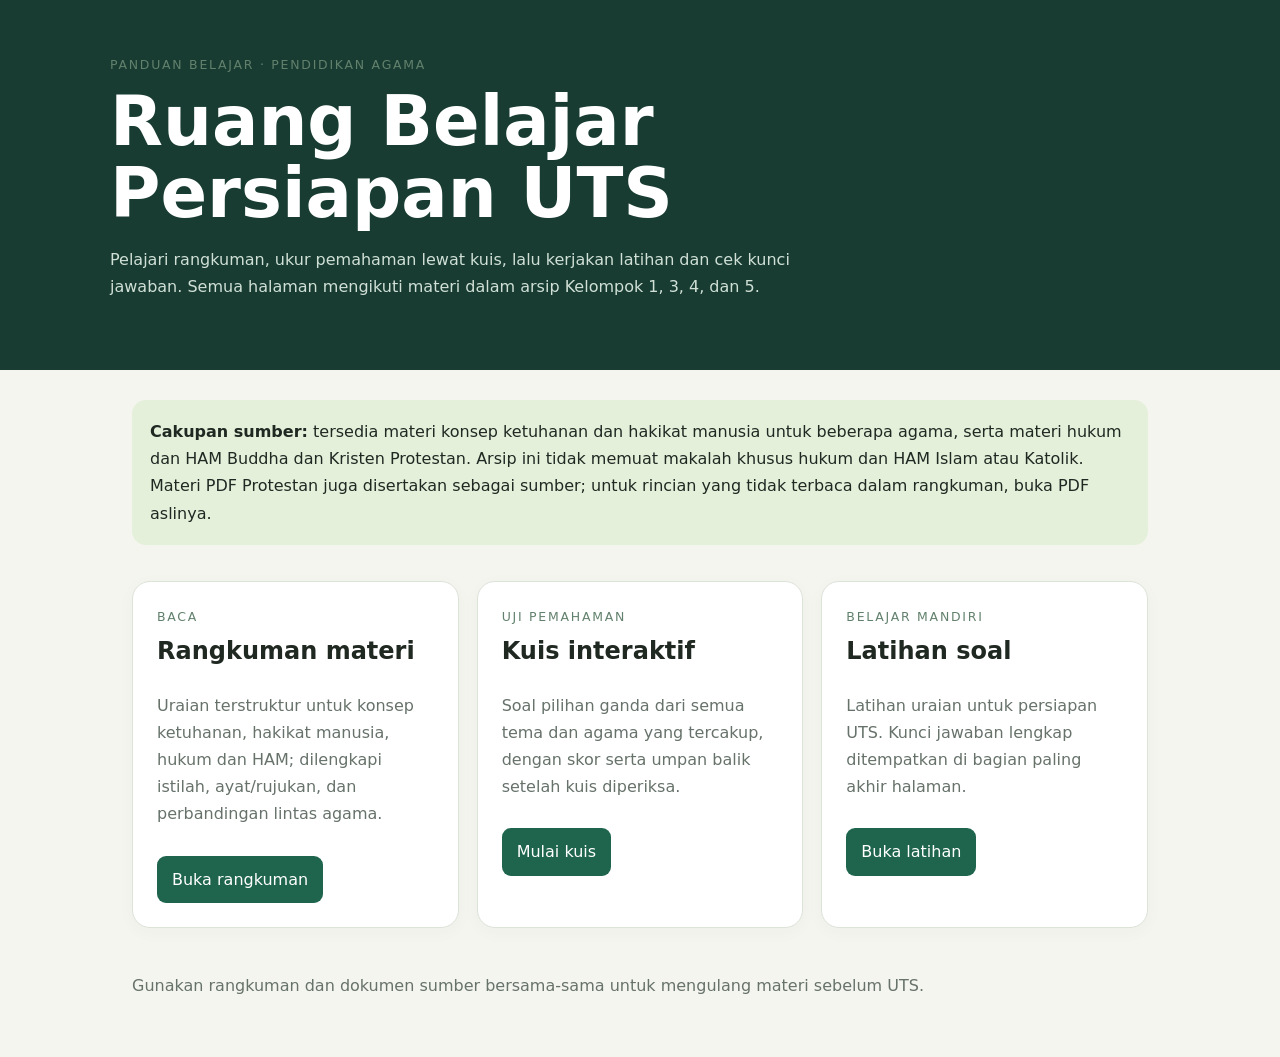
<file: index.html>
﻿<!doctype html>
<html lang="id">

<head>
    <meta charset="utf-8">
    <meta name="viewport" content="width=device-width,initial-scale=1">
    <title>Ruang Belajar UTS</title>
    <link rel="stylesheet" href="styles.css">
</head>

<body class="page-home">
    <header>
        <div class="tag">Panduan belajar · Pendidikan Agama</div>
        <h1>Ruang Belajar<br>Persiapan UTS</h1>
        <p>Pelajari rangkuman, ukur pemahaman lewat kuis, lalu kerjakan latihan dan cek kunci jawaban. Semua halaman
            mengikuti materi dalam arsip Kelompok 1, 3, 4, dan 5.</p>
    </header>
    <main>
        <div class="note"><b>Cakupan sumber:</b> tersedia materi konsep ketuhanan dan hakikat manusia untuk beberapa
            agama, serta materi hukum dan HAM Buddha dan Kristen Protestan. Arsip ini tidak memuat makalah khusus hukum
            dan HAM Islam atau Katolik. Materi PDF Protestan juga disertakan sebagai sumber; untuk rincian yang tidak
            terbaca dalam rangkuman, buka PDF aslinya.</div>
        <div class="grid">
            <article class="card">
                <div class="tag">Baca</div>
                <h2>Rangkuman materi</h2>
                <p class="muted">Uraian terstruktur untuk konsep ketuhanan, hakikat manusia, hukum dan HAM; dilengkapi
                    istilah, ayat/rujukan, dan perbandingan lintas agama.</p><a href="full-material.html">Buka
                    rangkuman</a>
            </article>
            <article class="card">
                <div class="tag">Uji pemahaman</div>
                <h2>Kuis interaktif</h2>
                <p class="muted">Soal pilihan ganda dari semua tema dan agama yang tercakup, dengan skor serta umpan
                    balik setelah kuis diperiksa.</p><a href="kuis.html">Mulai kuis</a>
            </article>
            <article class="card">
                <div class="tag">Belajar mandiri</div>
                <h2>Latihan soal</h2>
                <p class="muted">Latihan uraian untuk persiapan UTS. Kunci jawaban lengkap ditempatkan di bagian paling
                    akhir halaman.</p><a href="latihan.html">Buka latihan</a>
            </article>
        </div>
        <footer>Gunakan rangkuman dan dokumen sumber bersama-sama untuk mengulang materi sebelum UTS.</footer>
    </main>
</body>

</html>
</file>
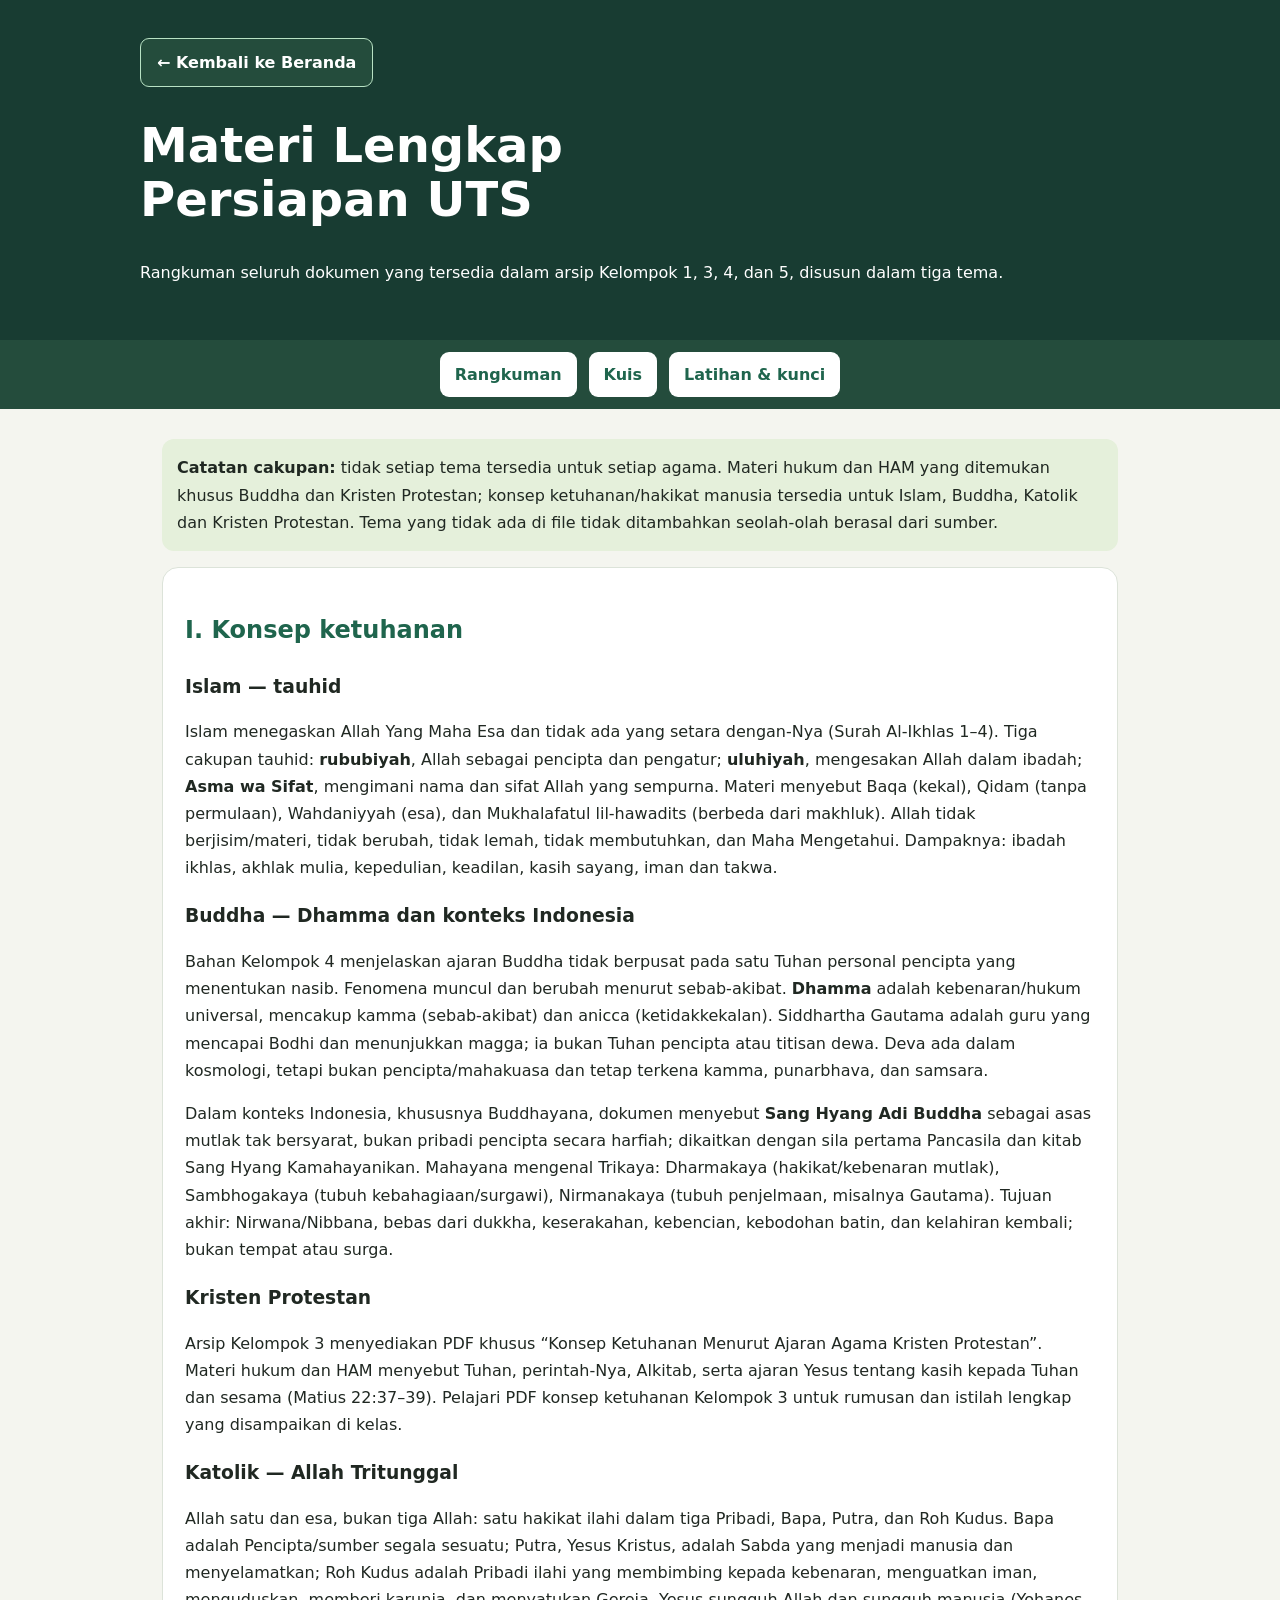
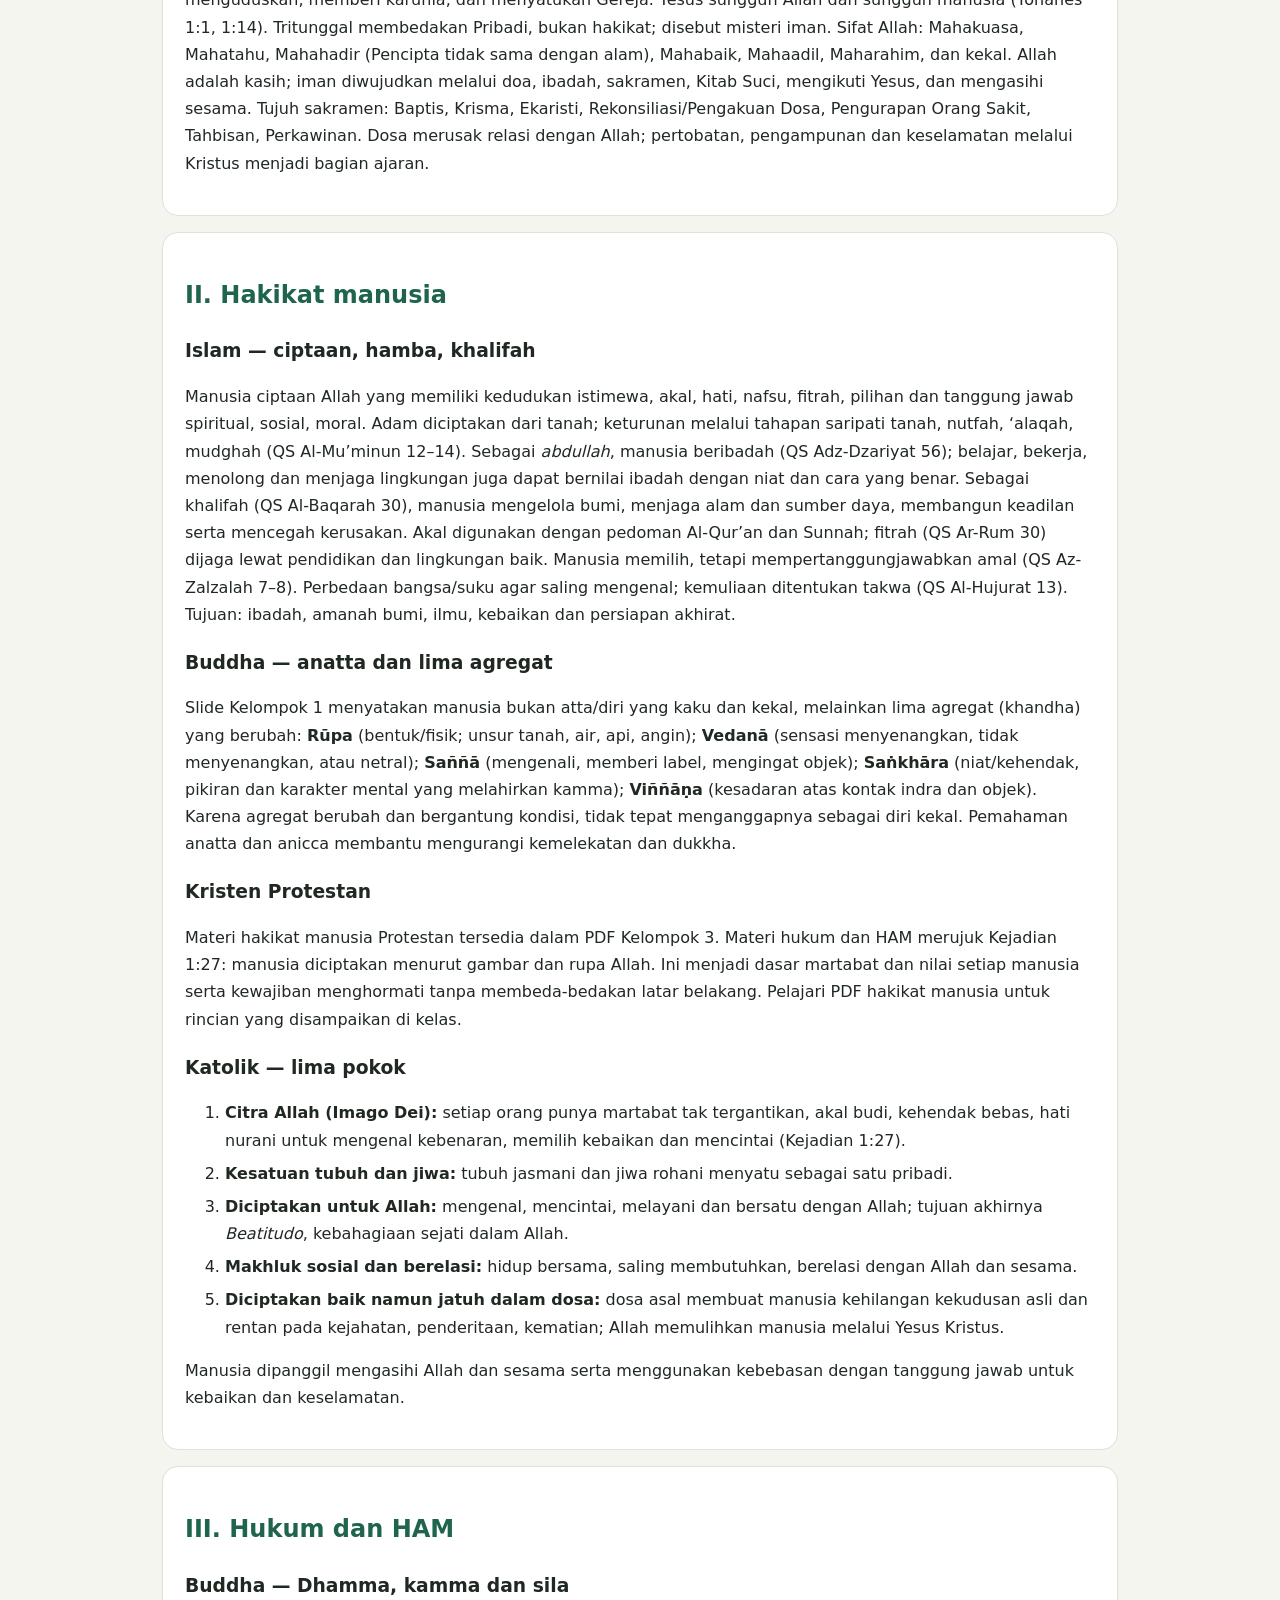
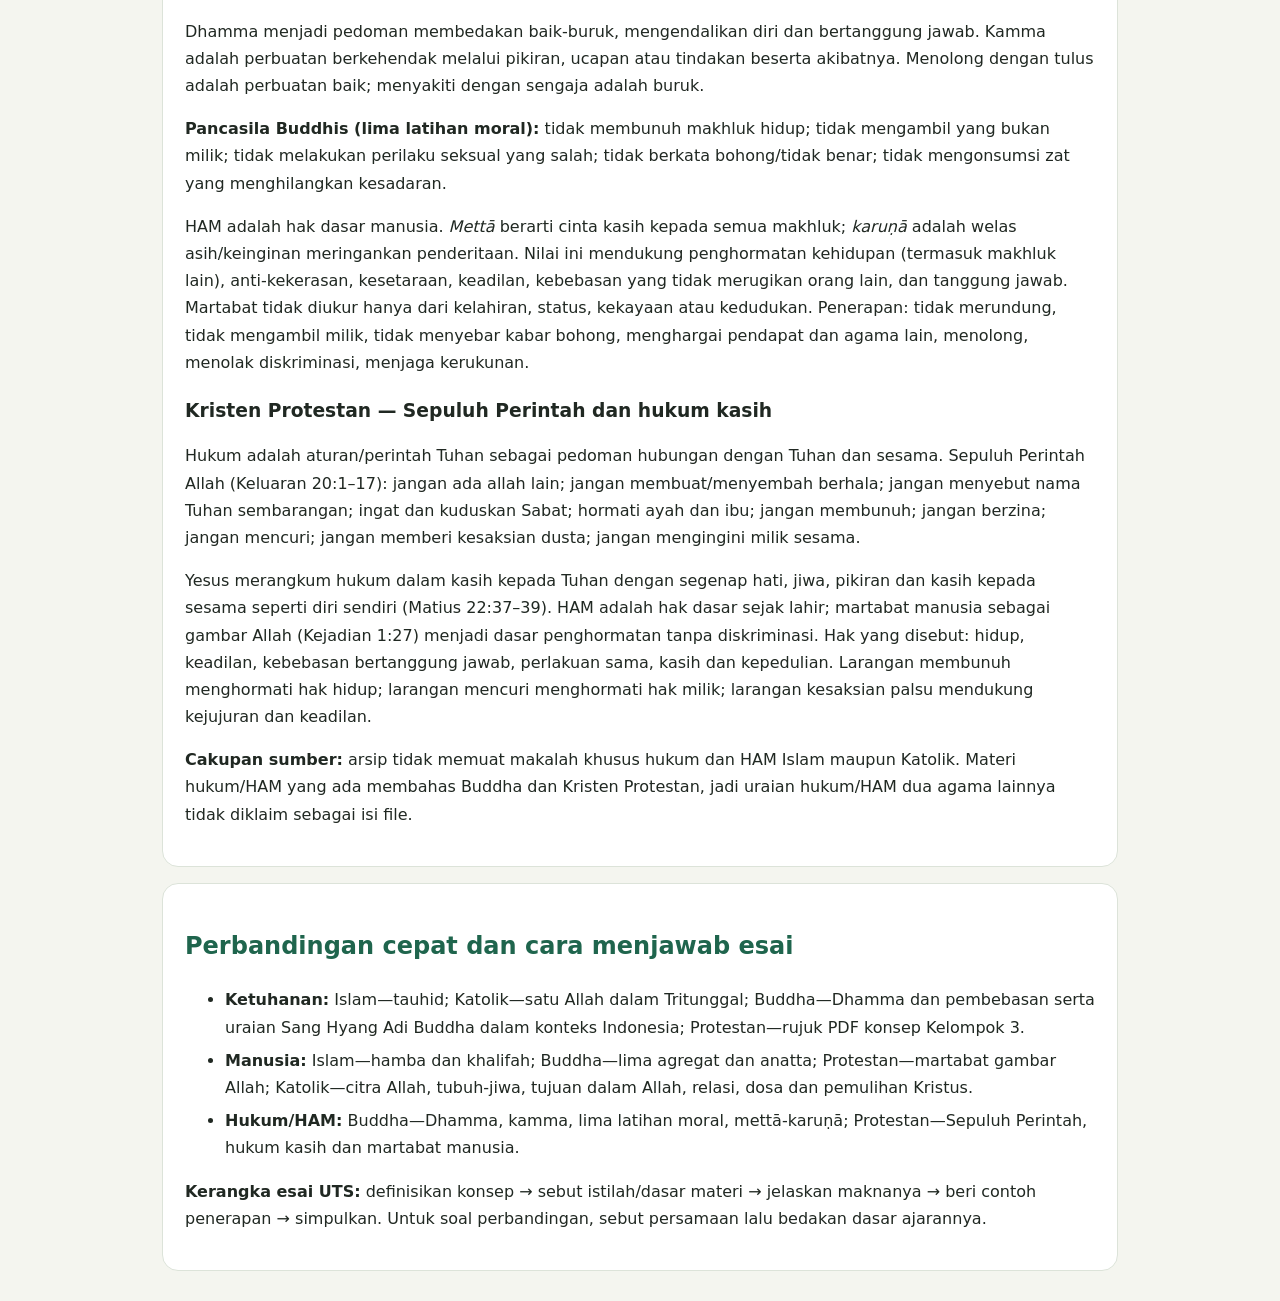
<file: full-material.html>
﻿<!doctype html>
<html lang="id">

<head>
    <meta charset="utf-8">
    <meta name="viewport" content="width=device-width,initial-scale=1">
    <title>Materi Lengkap UTS</title>
    <link rel="stylesheet" href="styles.css">
</head>

<body class="page-summary">
    <header><a class="home-button" href="index.html">← Kembali ke Beranda</a>
        <h1>Materi Lengkap<br>Persiapan UTS</h1>
        <p>Rangkuman seluruh dokumen yang tersedia dalam arsip Kelompok 1, 3, 4, dan 5, disusun dalam tiga tema.</p>
    </header>
    <nav aria-label="Navigasi materi"><a href="full-material.html">Rangkuman</a><a href="kuis.html">Kuis</a><a href="latihan.html">Latihan &amp; kunci</a></nav>
    <main>
        <div class="note"><b>Catatan cakupan:</b> tidak setiap tema tersedia untuk setiap agama. Materi hukum dan HAM
            yang ditemukan khusus Buddha dan Kristen Protestan; konsep ketuhanan/hakikat manusia tersedia untuk Islam,
            Buddha, Katolik dan Kristen Protestan. Tema yang tidak ada di file tidak ditambahkan seolah-olah berasal
            dari sumber.</div>
        <section class="card">
            <h2>I. Konsep ketuhanan</h2>
            <h3>Islam — tauhid</h3>
            <p>Islam menegaskan Allah Yang Maha Esa dan tidak ada yang setara dengan-Nya (Surah Al-Ikhlas 1–4). Tiga
                cakupan tauhid: <b>rububiyah</b>, Allah sebagai pencipta dan pengatur; <b>uluhiyah</b>, mengesakan Allah
                dalam ibadah; <b>Asma wa Sifat</b>, mengimani nama dan sifat Allah yang sempurna. Materi menyebut Baqa
                (kekal), Qidam (tanpa permulaan), Wahdaniyyah (esa), dan Mukhalafatul lil-hawadits (berbeda dari
                makhluk). Allah tidak berjisim/materi, tidak berubah, tidak lemah, tidak membutuhkan, dan Maha
                Mengetahui. Dampaknya: ibadah ikhlas, akhlak mulia, kepedulian, keadilan, kasih sayang, iman dan takwa.
            </p>
            <h3>Buddha — Dhamma dan konteks Indonesia</h3>
            <p>Bahan Kelompok 4 menjelaskan ajaran Buddha tidak berpusat pada satu Tuhan personal pencipta yang
                menentukan nasib. Fenomena muncul dan berubah menurut sebab-akibat. <b>Dhamma</b> adalah kebenaran/hukum
                universal, mencakup kamma (sebab-akibat) dan anicca (ketidakkekalan). Siddhartha Gautama adalah guru
                yang mencapai Bodhi dan menunjukkan magga; ia bukan Tuhan pencipta atau titisan dewa. Deva ada dalam
                kosmologi, tetapi bukan pencipta/mahakuasa dan tetap terkena kamma, punarbhava, dan samsara.</p>
            <p>Dalam konteks Indonesia, khususnya Buddhayana, dokumen menyebut <b>Sang Hyang Adi Buddha</b> sebagai asas
                mutlak tak bersyarat, bukan pribadi pencipta secara harfiah; dikaitkan dengan sila pertama Pancasila dan
                kitab Sang Hyang Kamahayanikan. Mahayana mengenal Trikaya: Dharmakaya (hakikat/kebenaran mutlak),
                Sambhogakaya (tubuh kebahagiaan/surgawi), Nirmanakaya (tubuh penjelmaan, misalnya Gautama). Tujuan
                akhir: Nirwana/Nibbana, bebas dari dukkha, keserakahan, kebencian, kebodohan batin, dan kelahiran
                kembali; bukan tempat atau surga.</p>
            <h3>Kristen Protestan</h3>
            <p>Arsip Kelompok 3 menyediakan PDF khusus “Konsep Ketuhanan Menurut Ajaran Agama Kristen Protestan”. Materi
                hukum dan HAM menyebut Tuhan, perintah-Nya, Alkitab, serta ajaran Yesus tentang kasih kepada Tuhan dan
                sesama (Matius 22:37–39). Pelajari PDF konsep ketuhanan Kelompok 3 untuk rumusan dan istilah lengkap
                yang disampaikan di kelas.</p>
            <h3>Katolik — Allah Tritunggal</h3>
            <p>Allah satu dan esa, bukan tiga Allah: satu hakikat ilahi dalam tiga Pribadi, Bapa, Putra, dan Roh Kudus.
                Bapa adalah Pencipta/sumber segala sesuatu; Putra, Yesus Kristus, adalah Sabda yang menjadi manusia dan
                menyelamatkan; Roh Kudus adalah Pribadi ilahi yang membimbing kepada kebenaran, menguatkan iman,
                menguduskan, memberi karunia, dan menyatukan Gereja. Yesus sungguh Allah dan sungguh manusia (Yohanes
                1:1, 1:14). Tritunggal membedakan Pribadi, bukan hakikat; disebut misteri iman. Sifat Allah: Mahakuasa,
                Mahatahu, Mahahadir (Pencipta tidak sama dengan alam), Mahabaik, Mahaadil, Maharahim, dan kekal. Allah
                adalah kasih; iman diwujudkan melalui doa, ibadah, sakramen, Kitab Suci, mengikuti Yesus, dan mengasihi
                sesama. Tujuh sakramen: Baptis, Krisma, Ekaristi, Rekonsiliasi/Pengakuan Dosa, Pengurapan Orang Sakit,
                Tahbisan, Perkawinan. Dosa merusak relasi dengan Allah; pertobatan, pengampunan dan keselamatan melalui
                Kristus menjadi bagian ajaran.</p>
        </section>
        <section class="card">
            <h2>II. Hakikat manusia</h2>
            <h3>Islam — ciptaan, hamba, khalifah</h3>
            <p>Manusia ciptaan Allah yang memiliki kedudukan istimewa, akal, hati, nafsu, fitrah, pilihan dan tanggung
                jawab spiritual, sosial, moral. Adam diciptakan dari tanah; keturunan melalui tahapan saripati tanah,
                nutfah, ‘alaqah, mudghah (QS Al-Mu’minun 12–14). Sebagai <i>abdullah</i>, manusia beribadah (QS
                Adz-Dzariyat 56); belajar, bekerja, menolong dan menjaga lingkungan juga dapat bernilai ibadah dengan
                niat dan cara yang benar. Sebagai khalifah (QS Al-Baqarah 30), manusia mengelola bumi, menjaga alam dan
                sumber daya, membangun keadilan serta mencegah kerusakan. Akal digunakan dengan pedoman Al-Qur’an dan
                Sunnah; fitrah (QS Ar-Rum 30) dijaga lewat pendidikan dan lingkungan baik. Manusia memilih, tetapi
                mempertanggungjawabkan amal (QS Az-Zalzalah 7–8). Perbedaan bangsa/suku agar saling mengenal; kemuliaan
                ditentukan takwa (QS Al-Hujurat 13). Tujuan: ibadah, amanah bumi, ilmu, kebaikan dan persiapan akhirat.
            </p>
            <h3>Buddha — anatta dan lima agregat</h3>
            <p>Slide Kelompok 1 menyatakan manusia bukan atta/diri yang kaku dan kekal, melainkan lima agregat (khandha)
                yang berubah: <b>Rūpa</b> (bentuk/fisik; unsur tanah, air, api, angin); <b>Vedanā</b> (sensasi
                menyenangkan, tidak menyenangkan, atau netral); <b>Saññā</b> (mengenali, memberi label, mengingat
                objek); <b>Saṅkhāra</b> (niat/kehendak, pikiran dan karakter mental yang melahirkan kamma);
                <b>Viññāṇa</b> (kesadaran atas kontak indra dan objek). Karena agregat berubah dan bergantung kondisi,
                tidak tepat menganggapnya sebagai diri kekal. Pemahaman anatta dan anicca membantu mengurangi
                kemelekatan dan dukkha.</p>
            <h3>Kristen Protestan</h3>
            <p>Materi hakikat manusia Protestan tersedia dalam PDF Kelompok 3. Materi hukum dan HAM merujuk Kejadian
                1:27: manusia diciptakan menurut gambar dan rupa Allah. Ini menjadi dasar martabat dan nilai setiap
                manusia serta kewajiban menghormati tanpa membeda-bedakan latar belakang. Pelajari PDF hakikat manusia
                untuk rincian yang disampaikan di kelas.</p>
            <h3>Katolik — lima pokok</h3>
            <ol>
                <li><b>Citra Allah (Imago Dei):</b> setiap orang punya martabat tak tergantikan, akal budi, kehendak
                    bebas, hati nurani untuk mengenal kebenaran, memilih kebaikan dan mencintai (Kejadian 1:27).</li>
                <li><b>Kesatuan tubuh dan jiwa:</b> tubuh jasmani dan jiwa rohani menyatu sebagai satu pribadi.</li>
                <li><b>Diciptakan untuk Allah:</b> mengenal, mencintai, melayani dan bersatu dengan Allah; tujuan
                    akhirnya <i>Beatitudo</i>, kebahagiaan sejati dalam Allah.</li>
                <li><b>Makhluk sosial dan berelasi:</b> hidup bersama, saling membutuhkan, berelasi dengan Allah dan
                    sesama.</li>
                <li><b>Diciptakan baik namun jatuh dalam dosa:</b> dosa asal membuat manusia kehilangan kekudusan asli
                    dan rentan pada kejahatan, penderitaan, kematian; Allah memulihkan manusia melalui Yesus Kristus.
                </li>
            </ol>
            <p>Manusia dipanggil mengasihi Allah dan sesama serta menggunakan kebebasan dengan tanggung jawab untuk
                kebaikan dan keselamatan.</p>
        </section>
        <section class="card">
            <h2>III. Hukum dan HAM</h2>
            <h3>Buddha — Dhamma, kamma dan sila</h3>
            <p>Dhamma menjadi pedoman membedakan baik-buruk, mengendalikan diri dan bertanggung jawab. Kamma adalah
                perbuatan berkehendak melalui pikiran, ucapan atau tindakan beserta akibatnya. Menolong dengan tulus
                adalah perbuatan baik; menyakiti dengan sengaja adalah buruk.</p>
            <p><b>Pancasila Buddhis (lima latihan moral):</b> tidak membunuh makhluk hidup; tidak mengambil yang bukan
                milik; tidak melakukan perilaku seksual yang salah; tidak berkata bohong/tidak benar; tidak mengonsumsi
                zat yang menghilangkan kesadaran.</p>
            <p>HAM adalah hak dasar manusia. <i>Mettā</i> berarti cinta kasih kepada semua makhluk; <i>karuṇā</i> adalah
                welas asih/keinginan meringankan penderitaan. Nilai ini mendukung penghormatan kehidupan (termasuk
                makhluk lain), anti-kekerasan, kesetaraan, keadilan, kebebasan yang tidak merugikan orang lain, dan
                tanggung jawab. Martabat tidak diukur hanya dari kelahiran, status, kekayaan atau kedudukan. Penerapan:
                tidak merundung, tidak mengambil milik, tidak menyebar kabar bohong, menghargai pendapat dan agama lain,
                menolong, menolak diskriminasi, menjaga kerukunan.</p>
            <h3>Kristen Protestan — Sepuluh Perintah dan hukum kasih</h3>
            <p>Hukum adalah aturan/perintah Tuhan sebagai pedoman hubungan dengan Tuhan dan sesama. Sepuluh Perintah
                Allah (Keluaran 20:1–17): jangan ada allah lain; jangan membuat/menyembah berhala; jangan menyebut nama
                Tuhan sembarangan; ingat dan kuduskan Sabat; hormati ayah dan ibu; jangan membunuh; jangan berzina;
                jangan mencuri; jangan memberi kesaksian dusta; jangan mengingini milik sesama.</p>
            <p>Yesus merangkum hukum dalam kasih kepada Tuhan dengan segenap hati, jiwa, pikiran dan kasih kepada sesama
                seperti diri sendiri (Matius 22:37–39). HAM adalah hak dasar sejak lahir; martabat manusia sebagai
                gambar Allah (Kejadian 1:27) menjadi dasar penghormatan tanpa diskriminasi. Hak yang disebut: hidup,
                keadilan, kebebasan bertanggung jawab, perlakuan sama, kasih dan kepedulian. Larangan membunuh
                menghormati hak hidup; larangan mencuri menghormati hak milik; larangan kesaksian palsu mendukung
                kejujuran dan keadilan.</p>
            <p><b>Cakupan sumber:</b> arsip tidak memuat makalah khusus hukum dan HAM Islam maupun Katolik. Materi
                hukum/HAM yang ada membahas Buddha dan Kristen Protestan, jadi uraian hukum/HAM dua agama lainnya tidak
                diklaim sebagai isi file.</p>
        </section>
        <section class="card">
            <h2>Perbandingan cepat dan cara menjawab esai</h2>
            <ul>
                <li><b>Ketuhanan:</b> Islam—tauhid; Katolik—satu Allah dalam Tritunggal; Buddha—Dhamma dan pembebasan
                    serta uraian Sang Hyang Adi Buddha dalam konteks Indonesia; Protestan—rujuk PDF konsep Kelompok 3.
                </li>
                <li><b>Manusia:</b> Islam—hamba dan khalifah; Buddha—lima agregat dan anatta; Protestan—martabat gambar
                    Allah; Katolik—citra Allah, tubuh-jiwa, tujuan dalam Allah, relasi, dosa dan pemulihan Kristus.</li>
                <li><b>Hukum/HAM:</b> Buddha—Dhamma, kamma, lima latihan moral, mettā-karuṇā; Protestan—Sepuluh
                    Perintah, hukum kasih dan martabat manusia.</li>
            </ul>
            <p><b>Kerangka esai UTS:</b> definisikan konsep → sebut istilah/dasar materi → jelaskan maknanya → beri
                contoh penerapan → simpulkan. Untuk soal perbandingan, sebut persamaan lalu bedakan dasar ajarannya.</p>
        </section>
    </main>
</body>

</html>
</file>
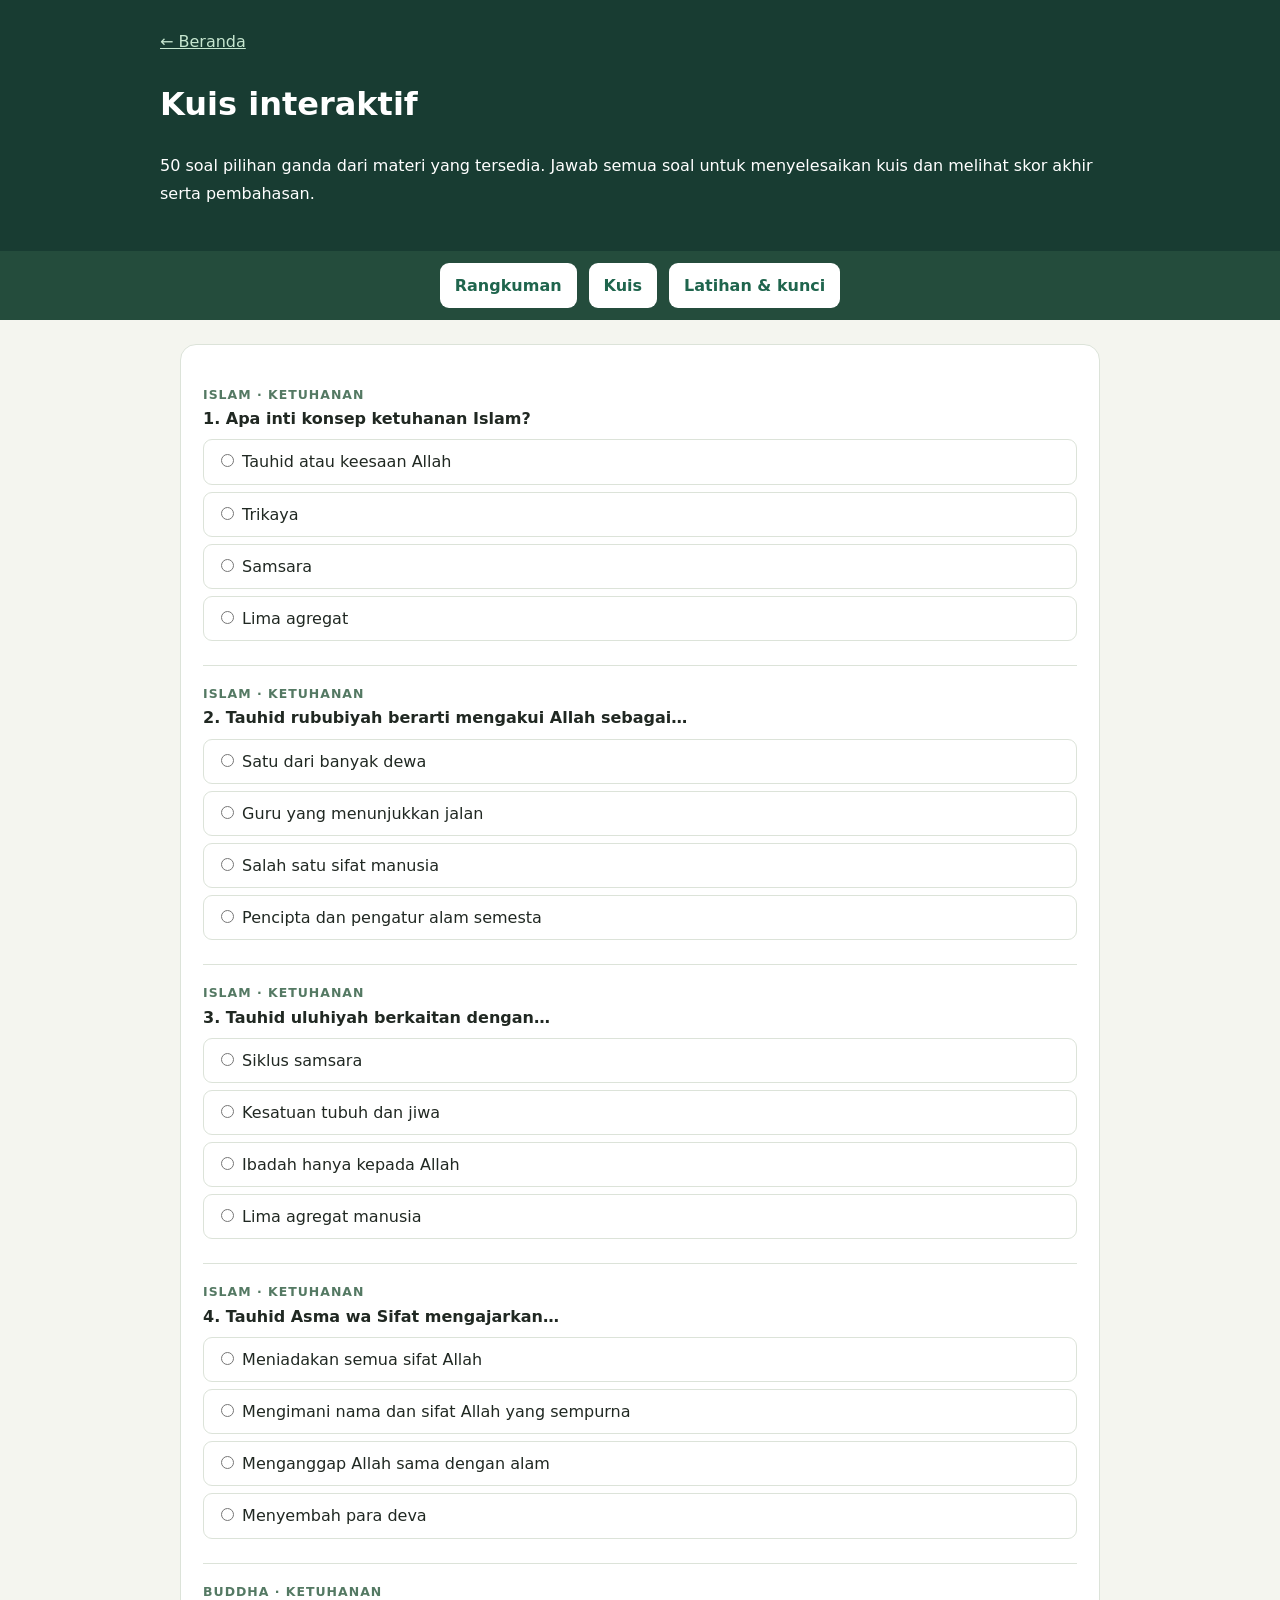
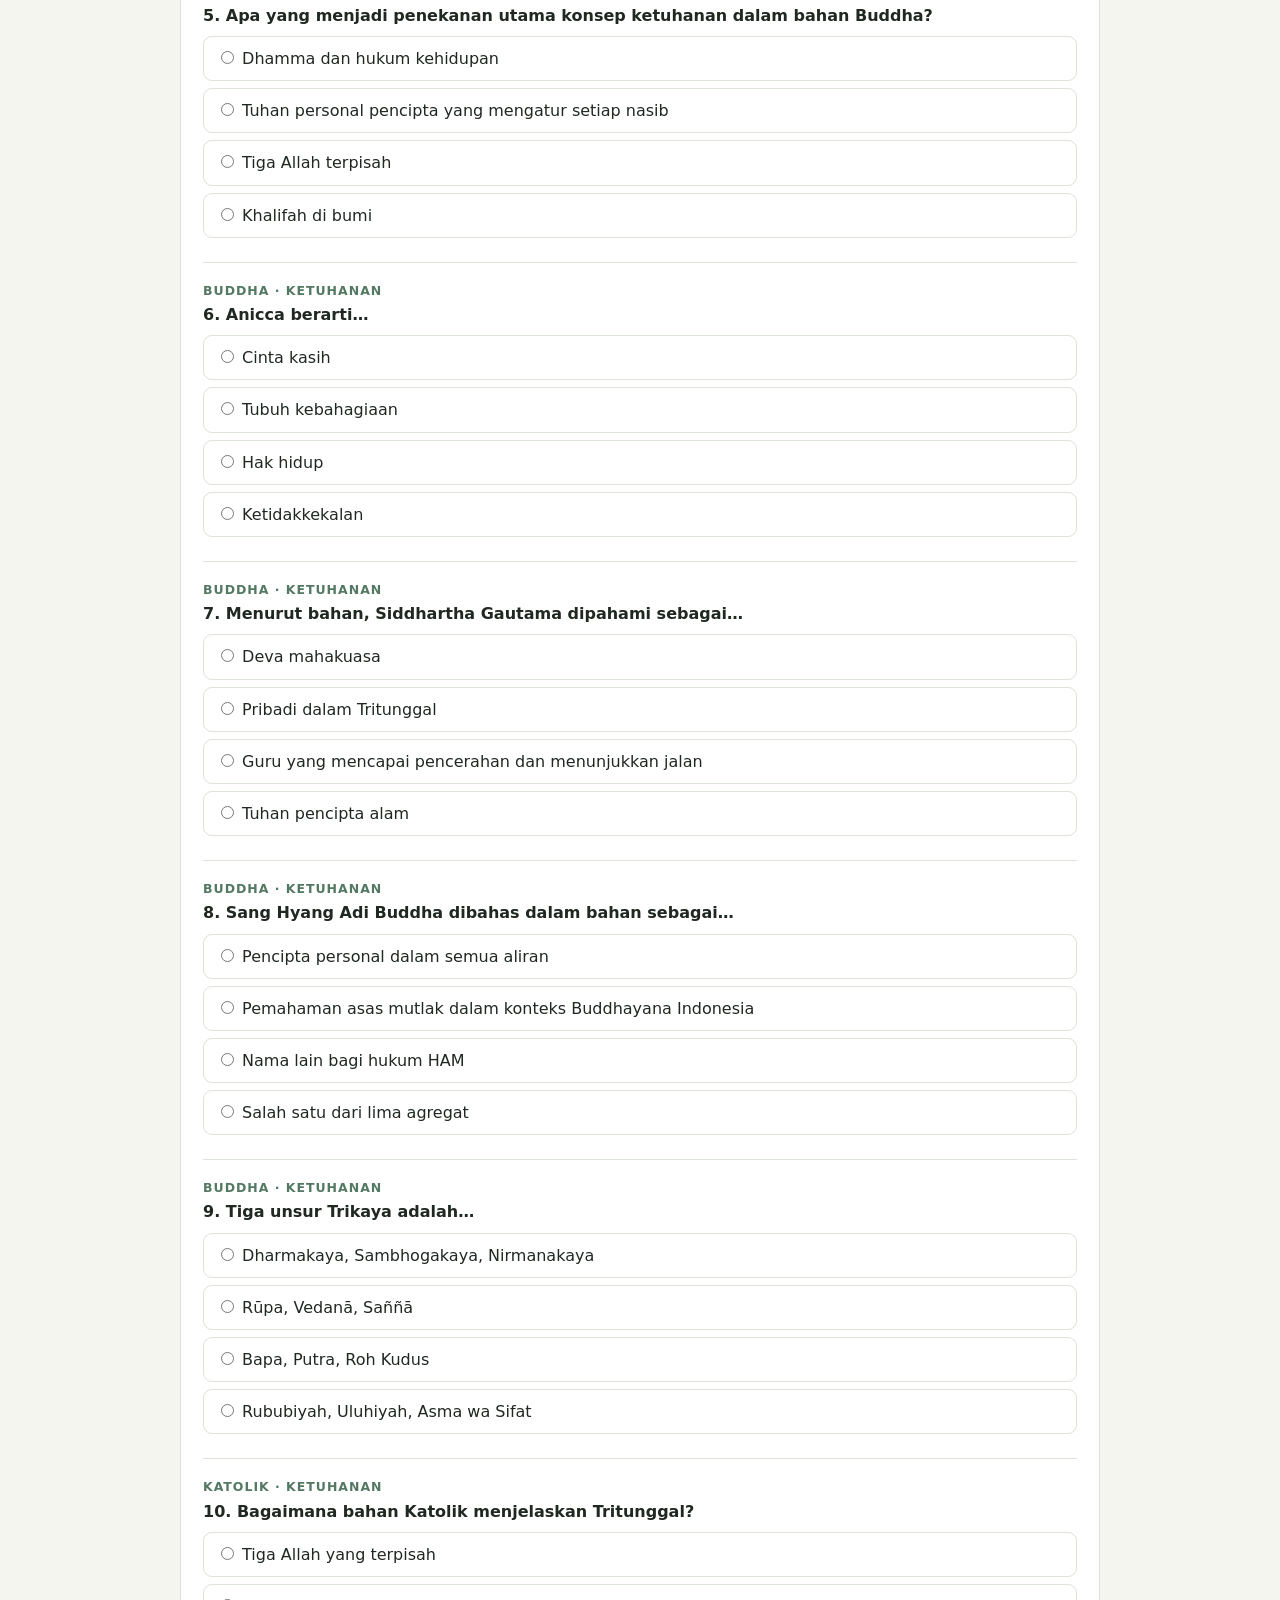
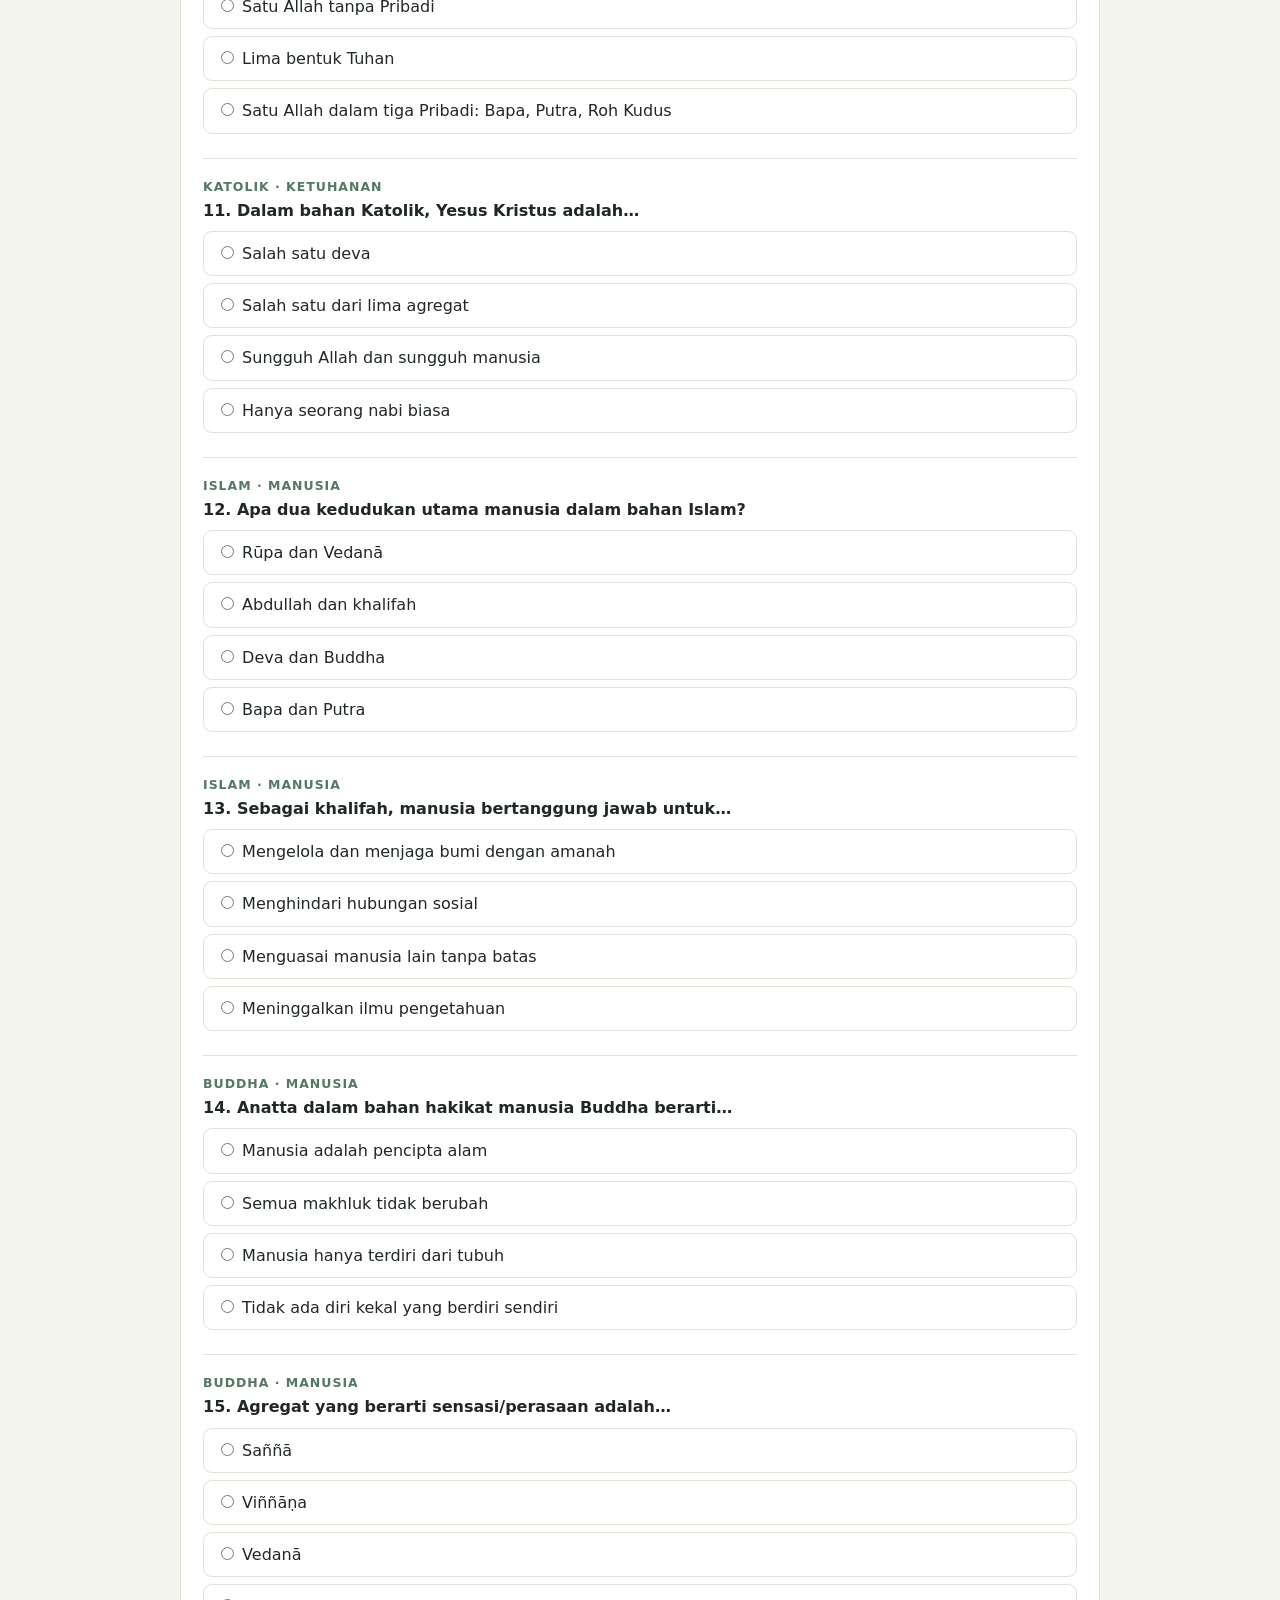
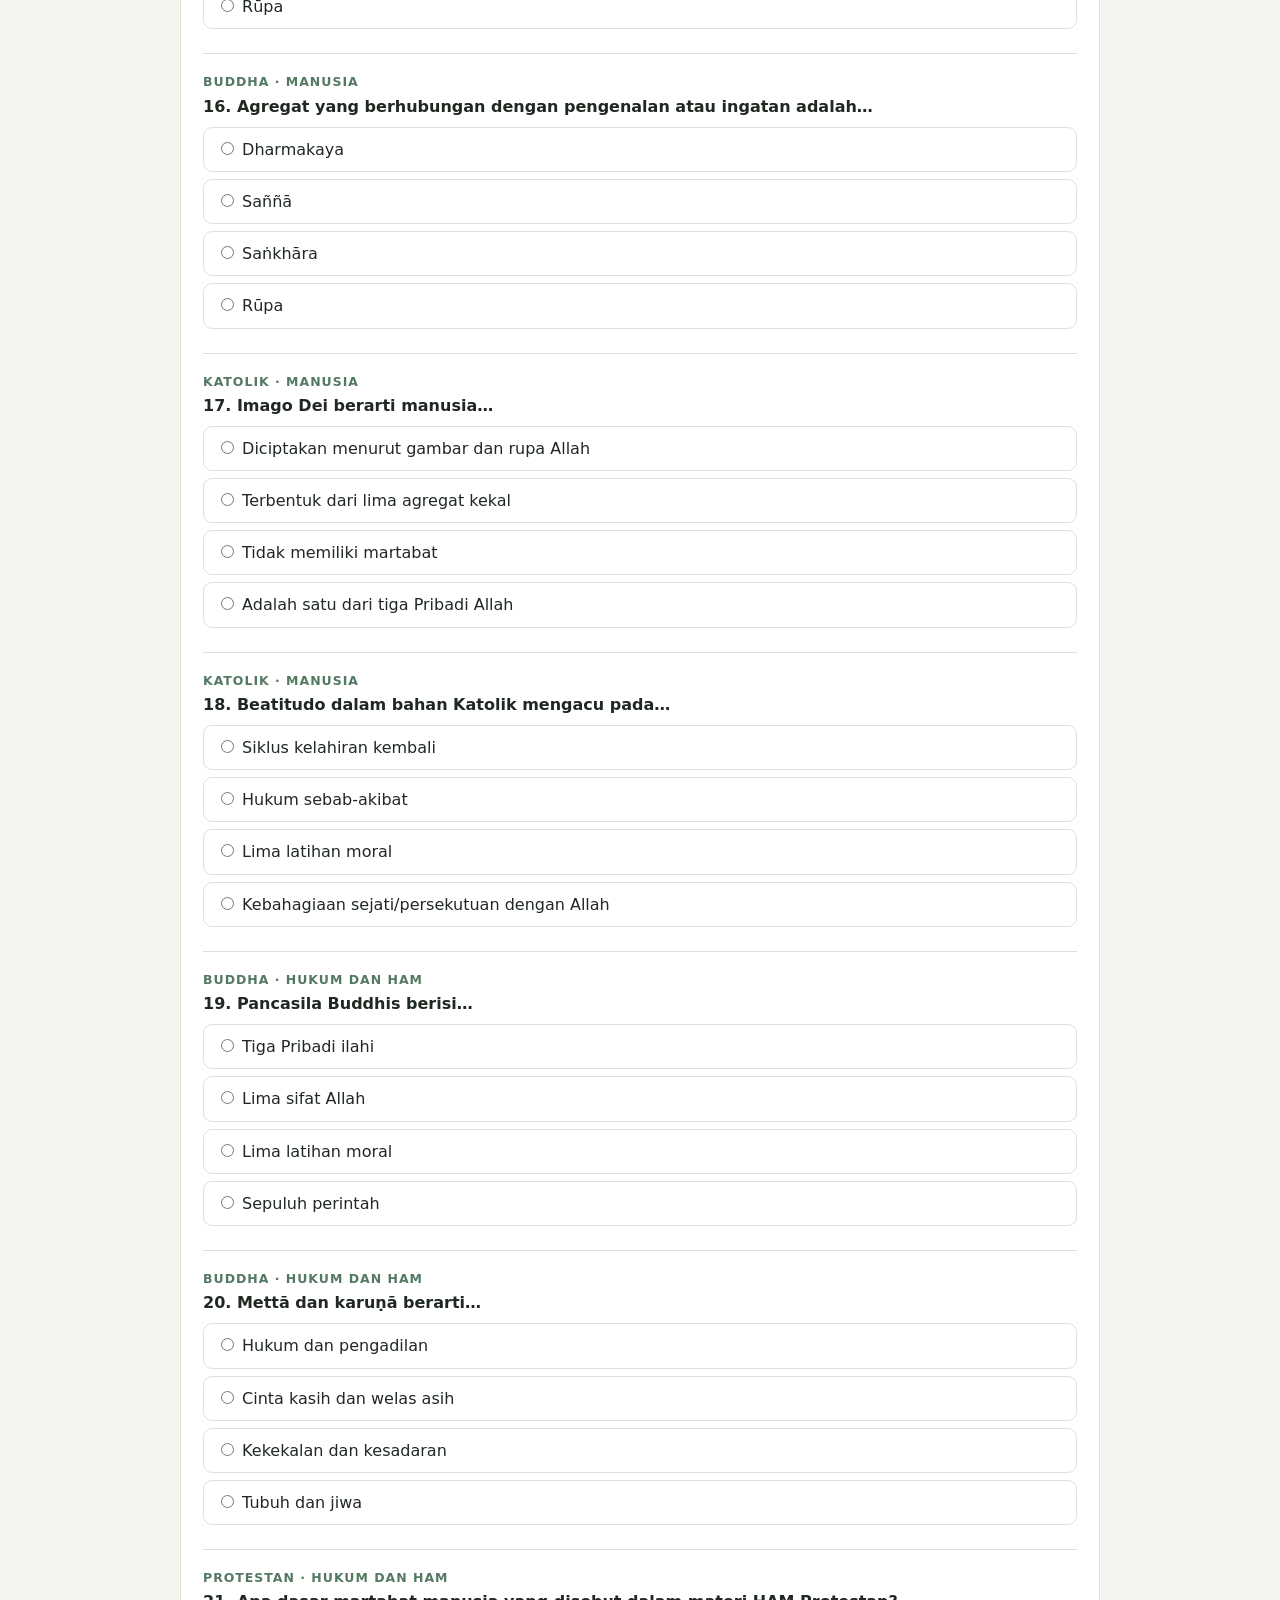
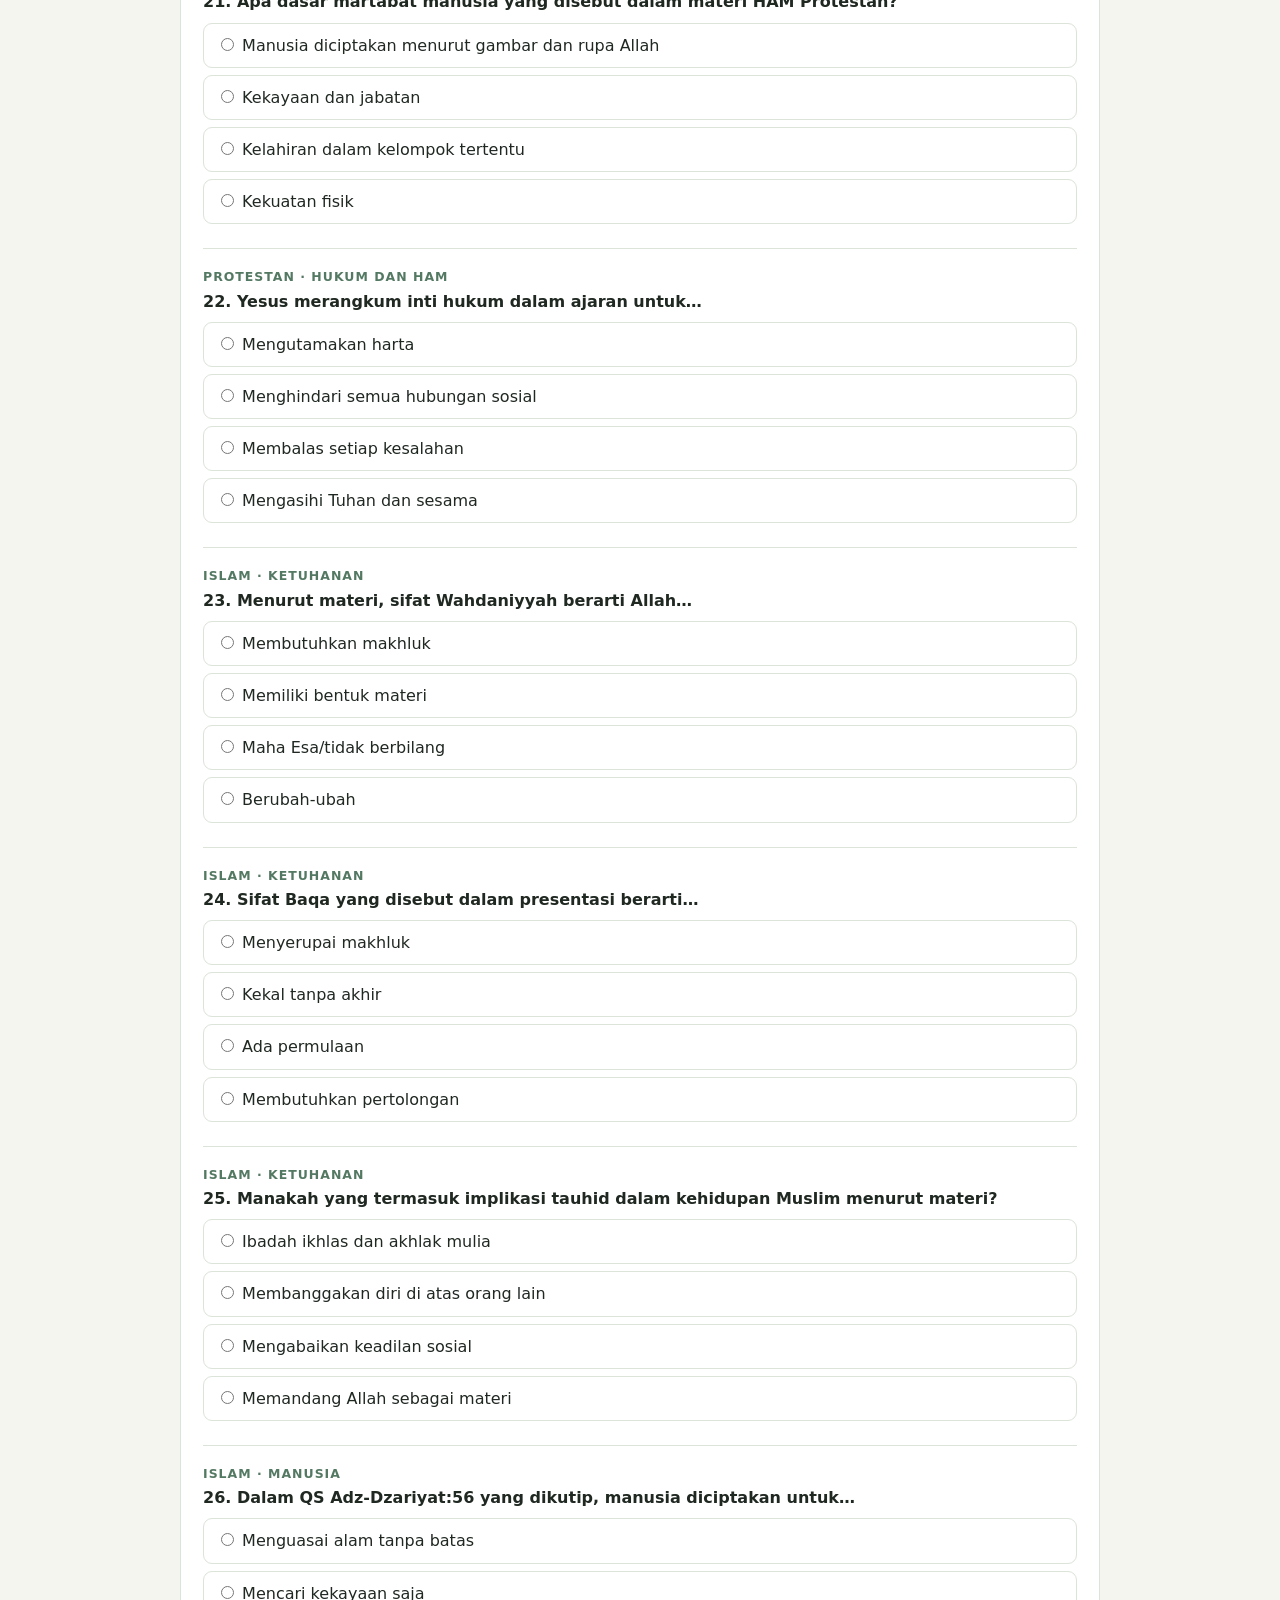
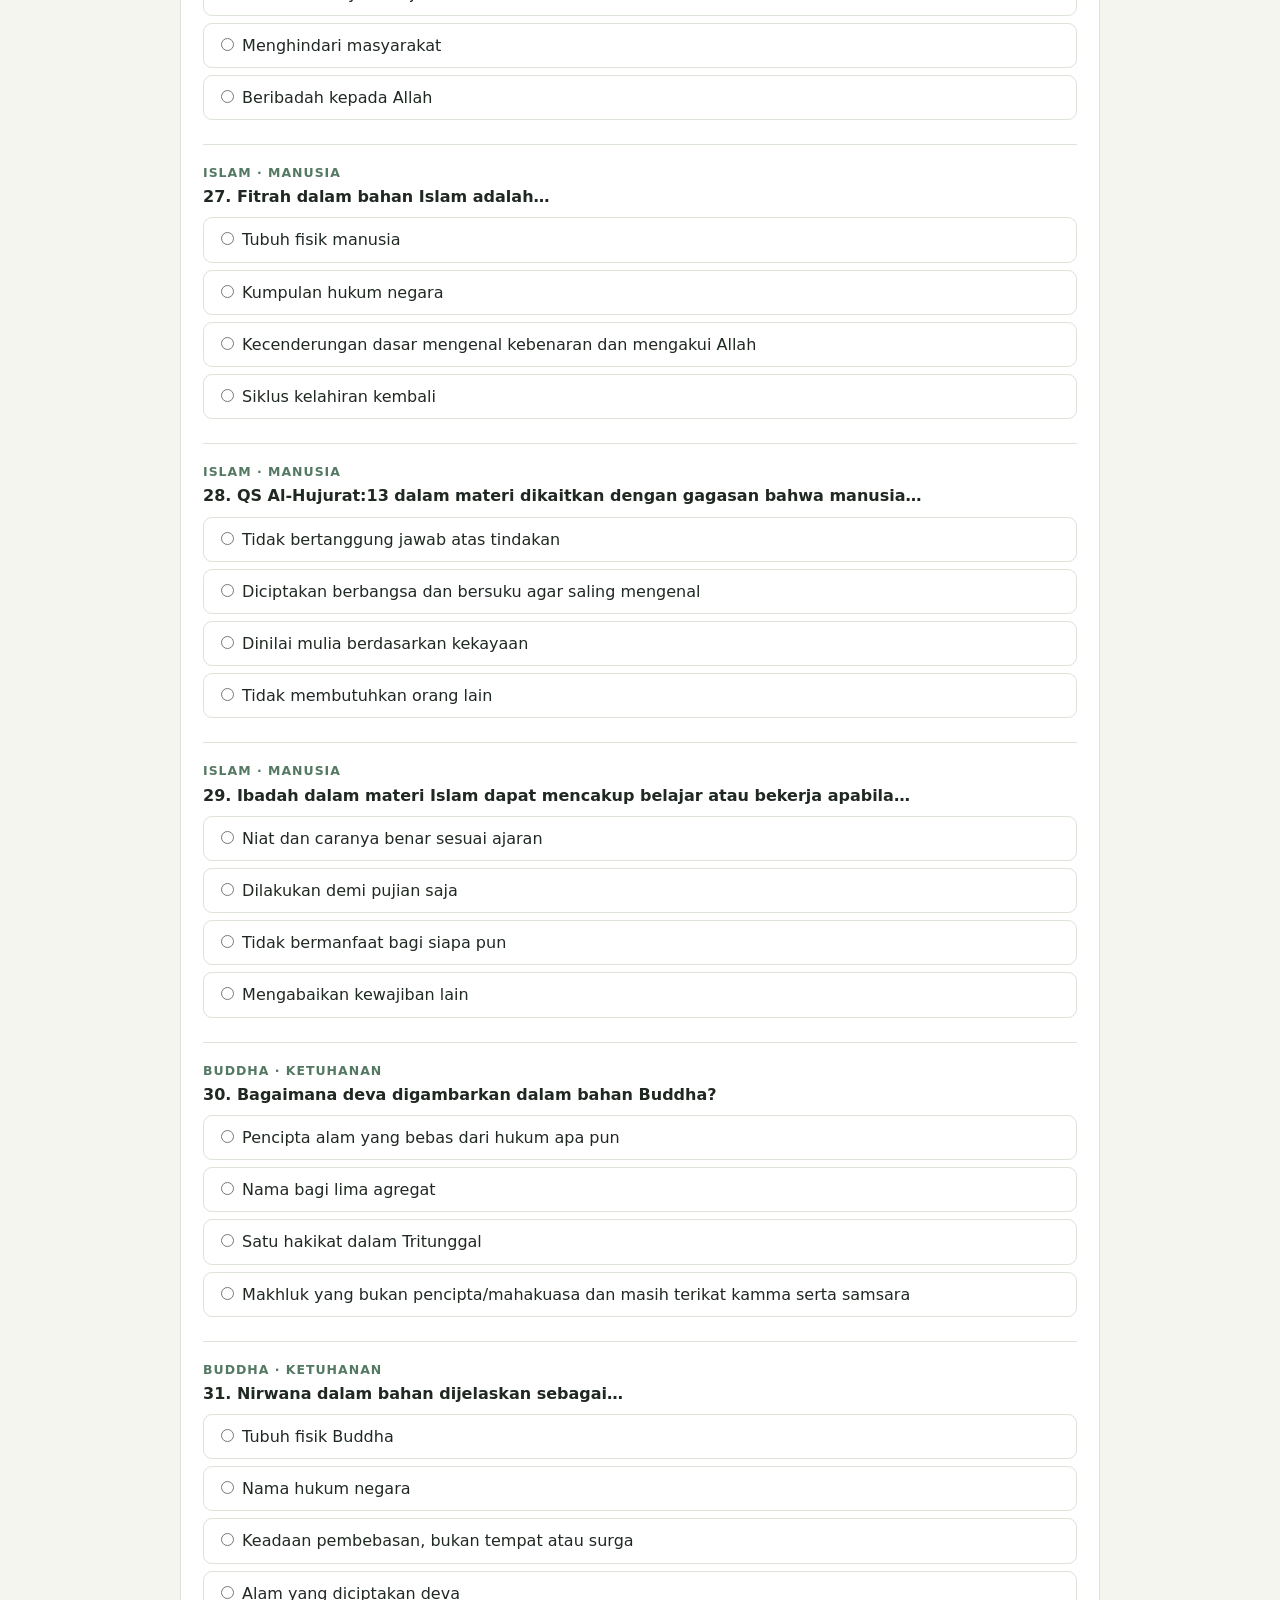
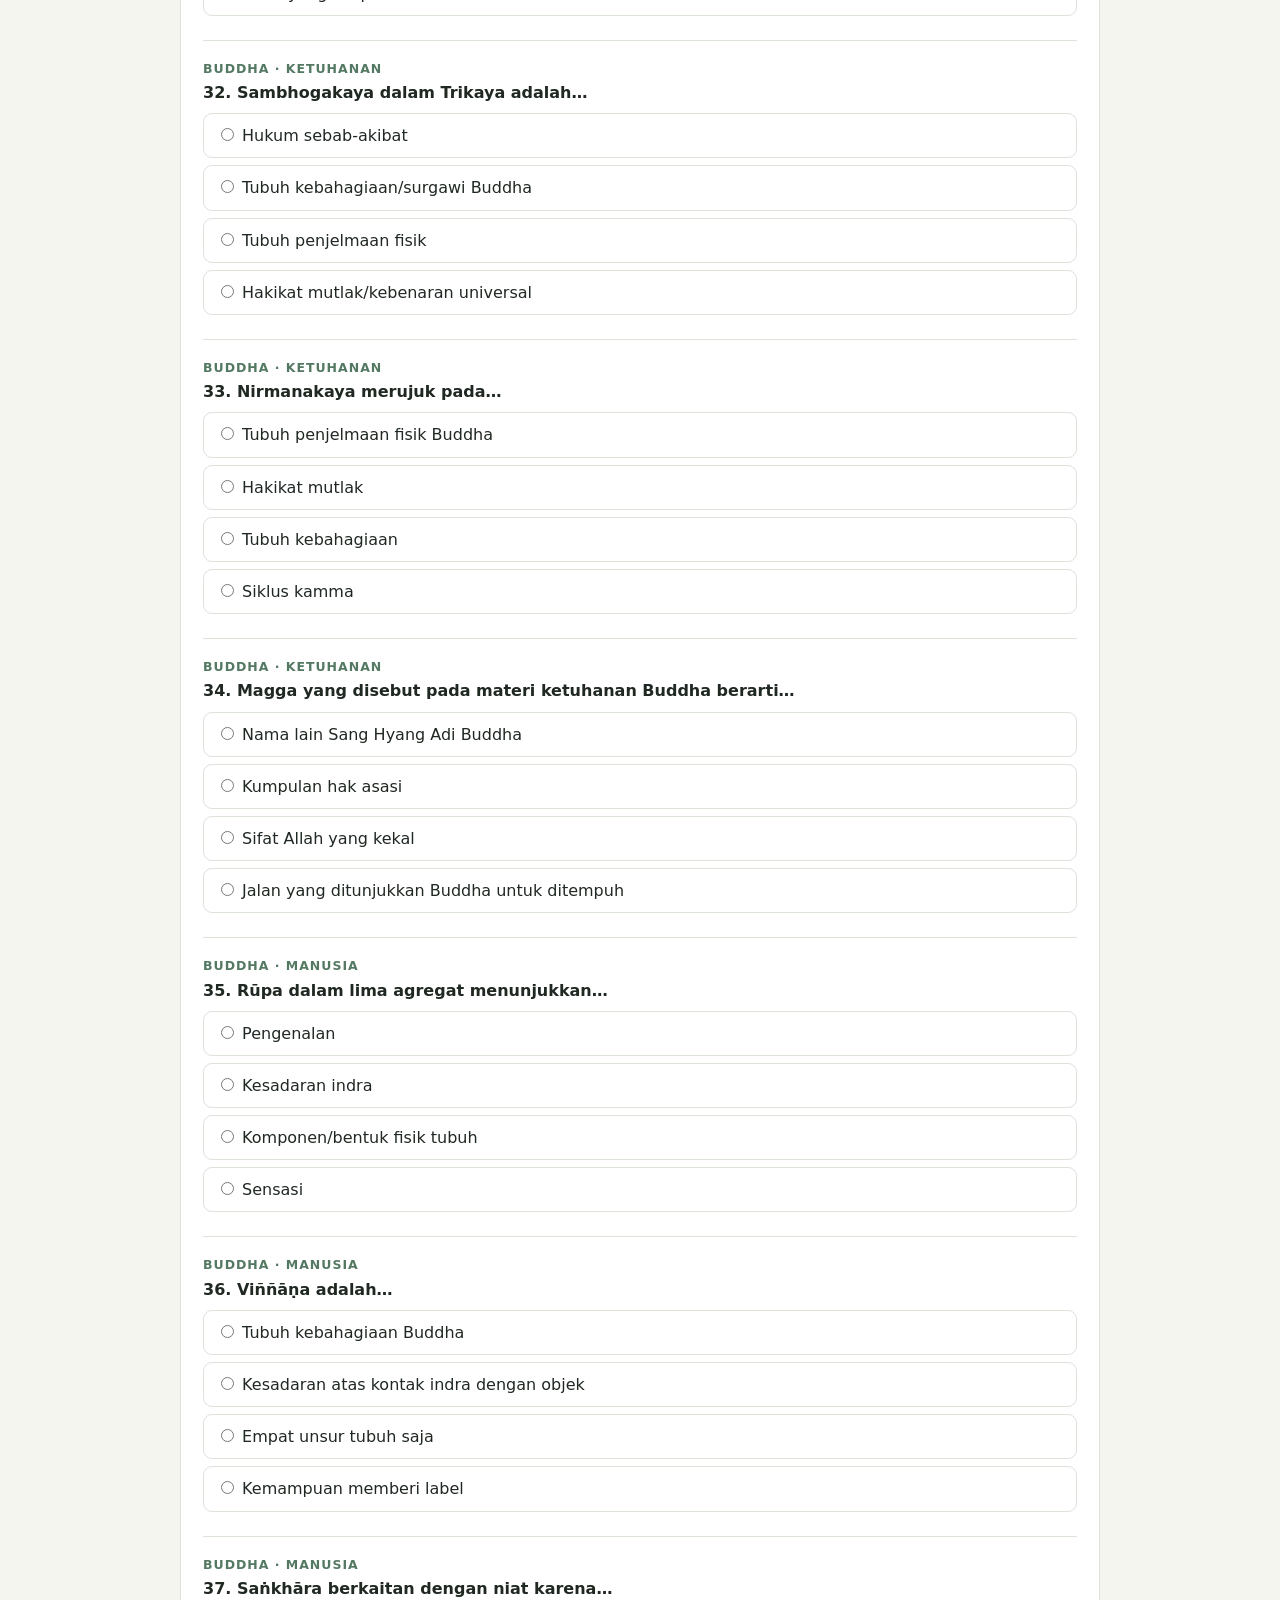
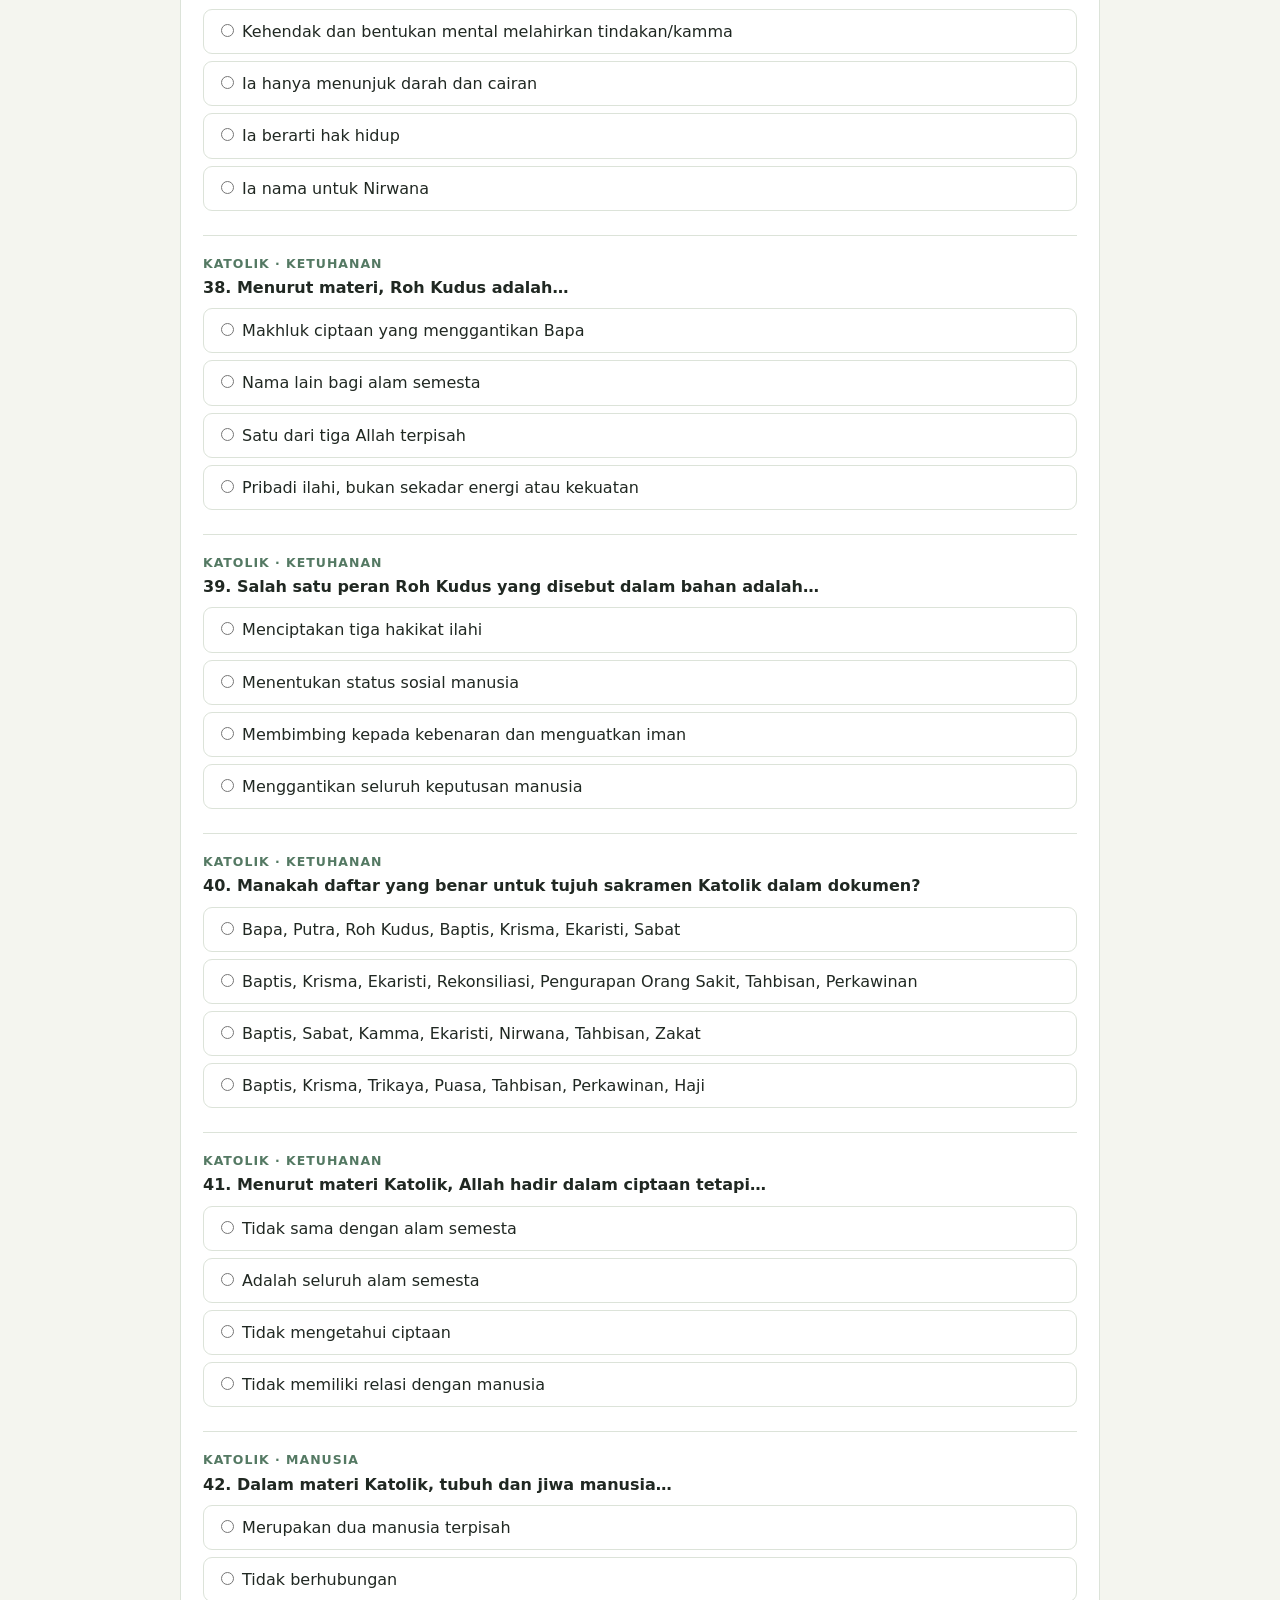
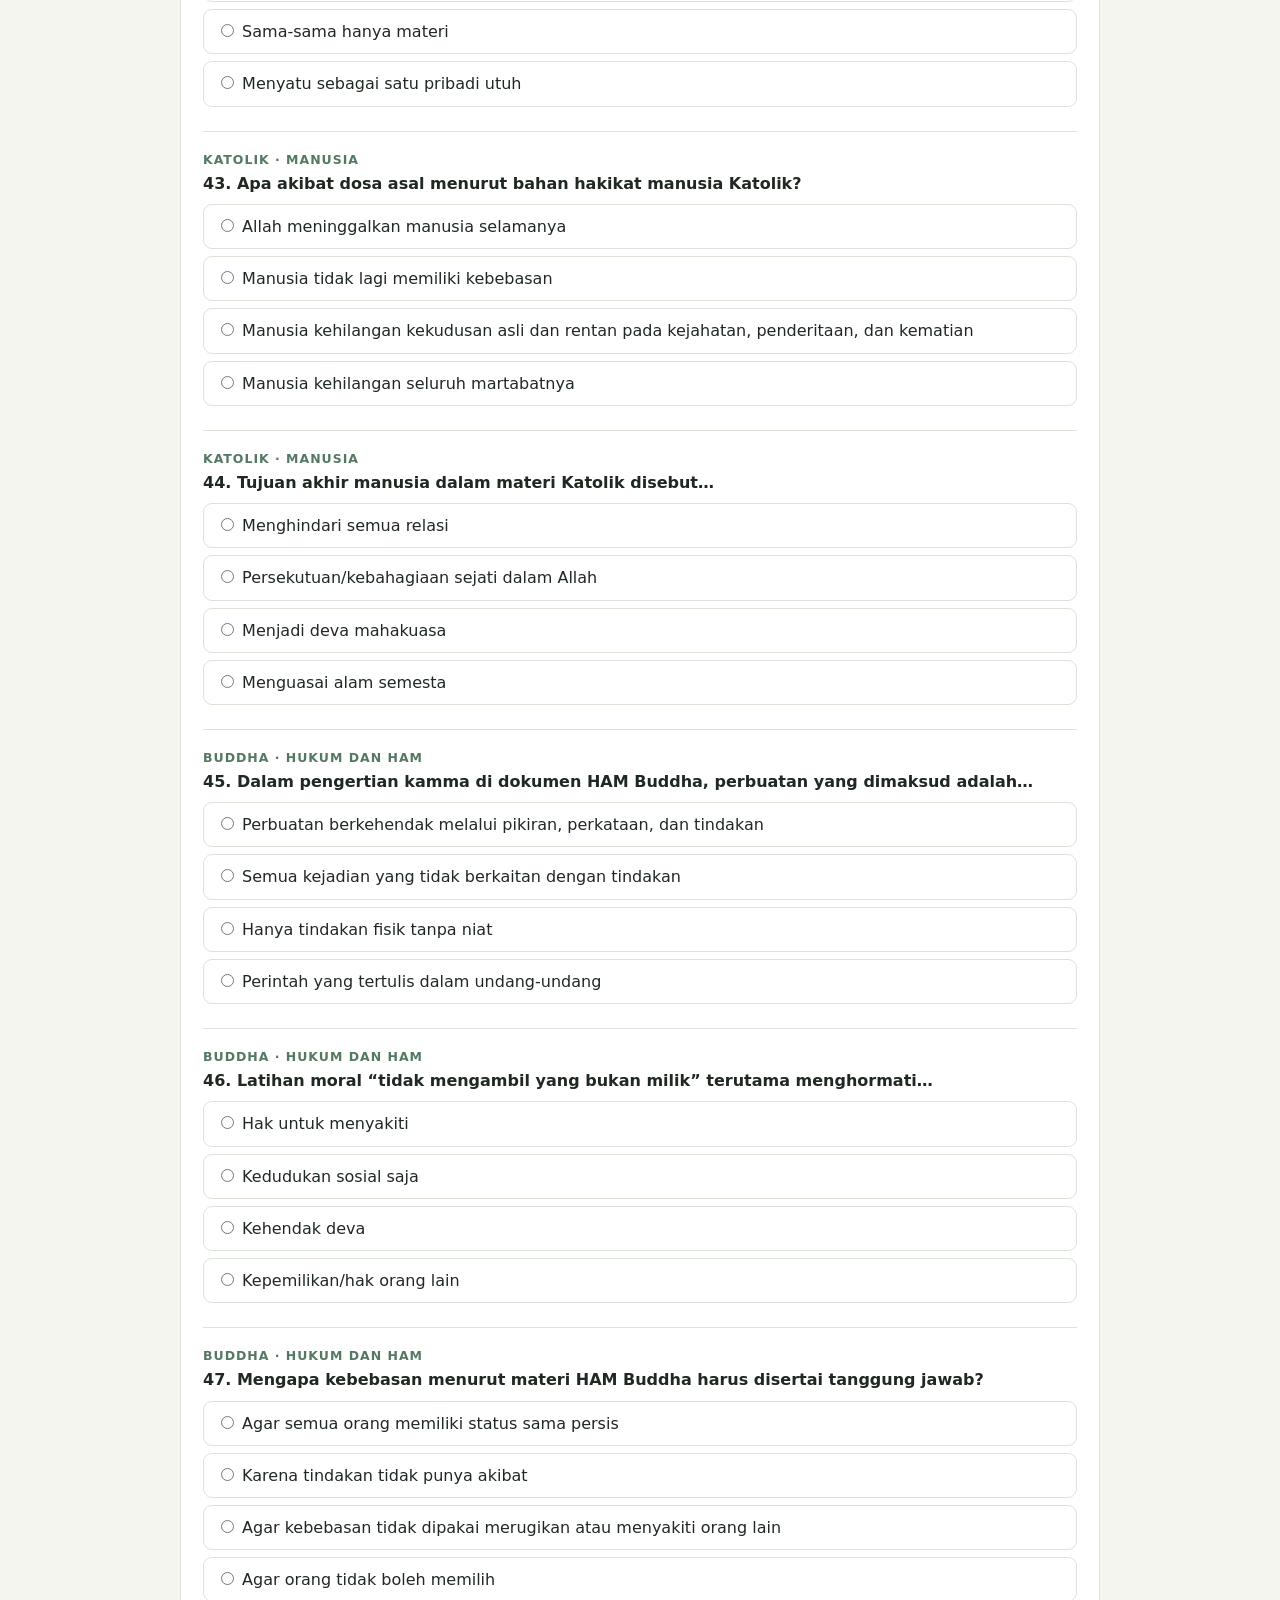
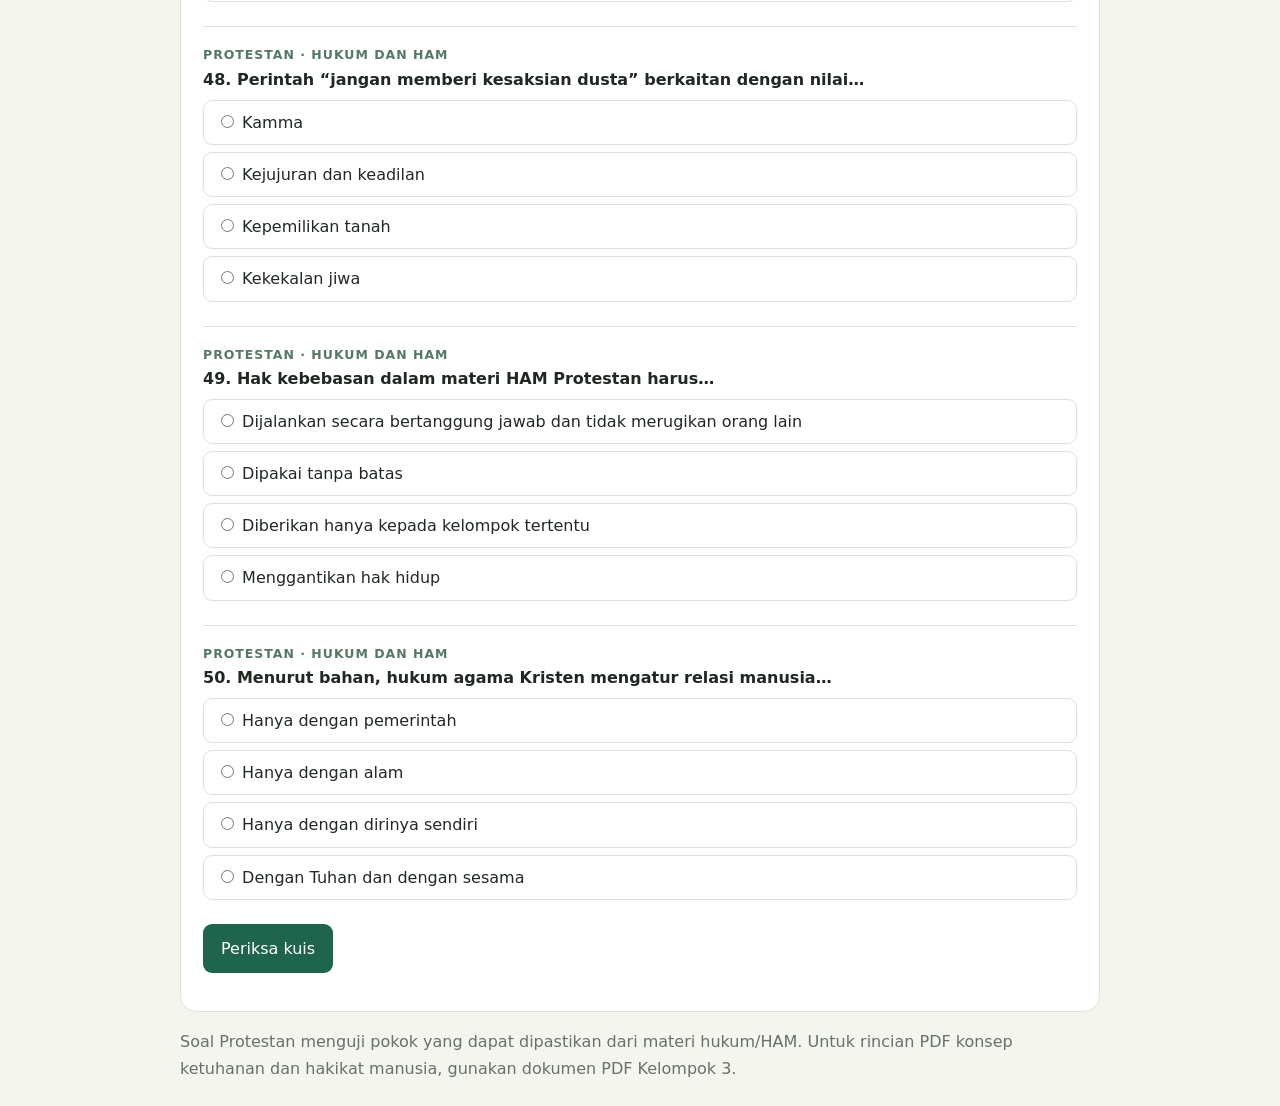
<file: kuis.html>
﻿<!doctype html>
<html lang="id"><head><meta charset="utf-8"><meta name="viewport" content="width=device-width,initial-scale=1"><title>Kuis UTS | Ruang Belajar</title><link rel="stylesheet" href="styles.css"></head><body class="page-quiz"><header><a href="index.html">← Beranda</a><h1>Kuis interaktif</h1><p>50 soal pilihan ganda dari materi yang tersedia. Jawab semua soal untuk menyelesaikan kuis dan melihat skor akhir serta pembahasan.</p></header><nav><a href="full-material.html">Rangkuman</a><a href="kuis.html">Kuis</a><a href="latihan.html">Latihan & kunci</a></nav><main><form id="quiz" class="card"></form><p class="muted">Soal Protestan menguji pokok yang dapat dipastikan dari materi hukum/HAM. Untuk rincian PDF konsep ketuhanan dan hakikat manusia, gunakan dokumen PDF Kelompok 3.</p></main>
<script src="kuis.js" defer></script></body></html>
</file>
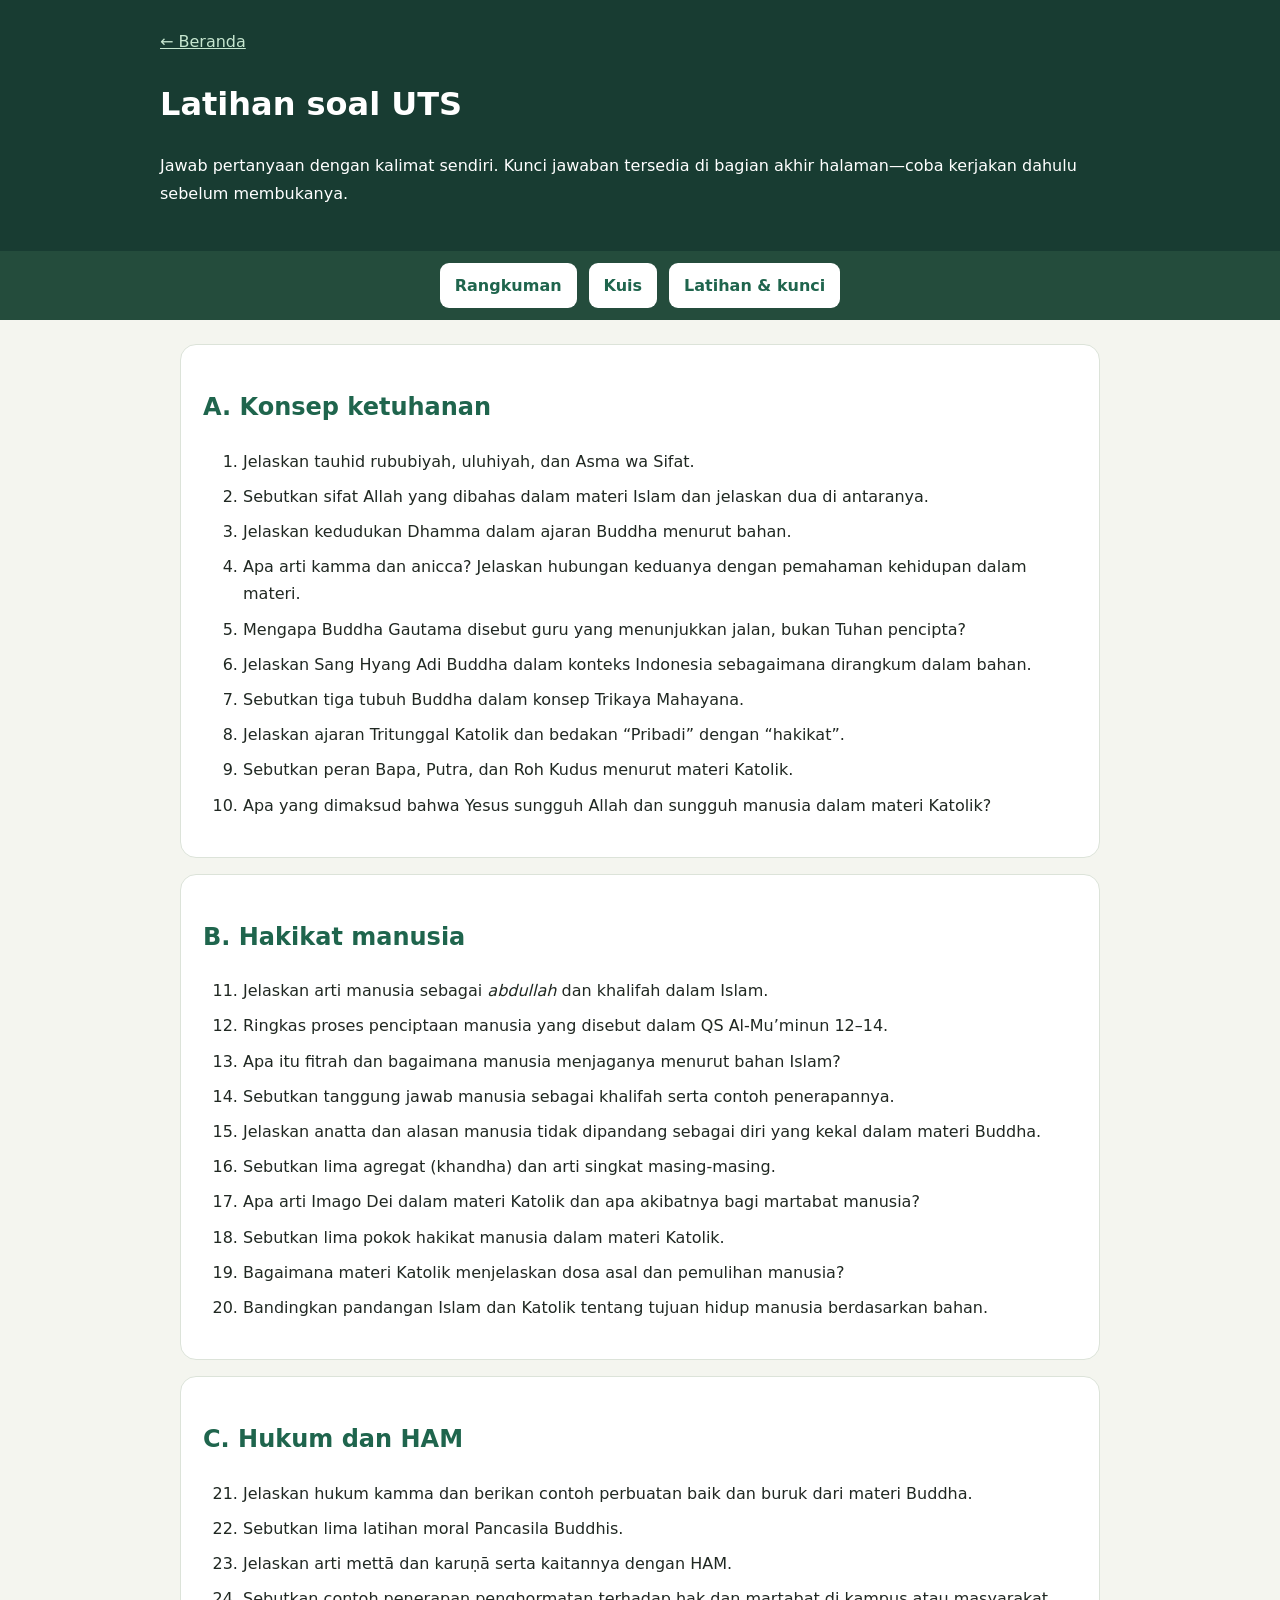
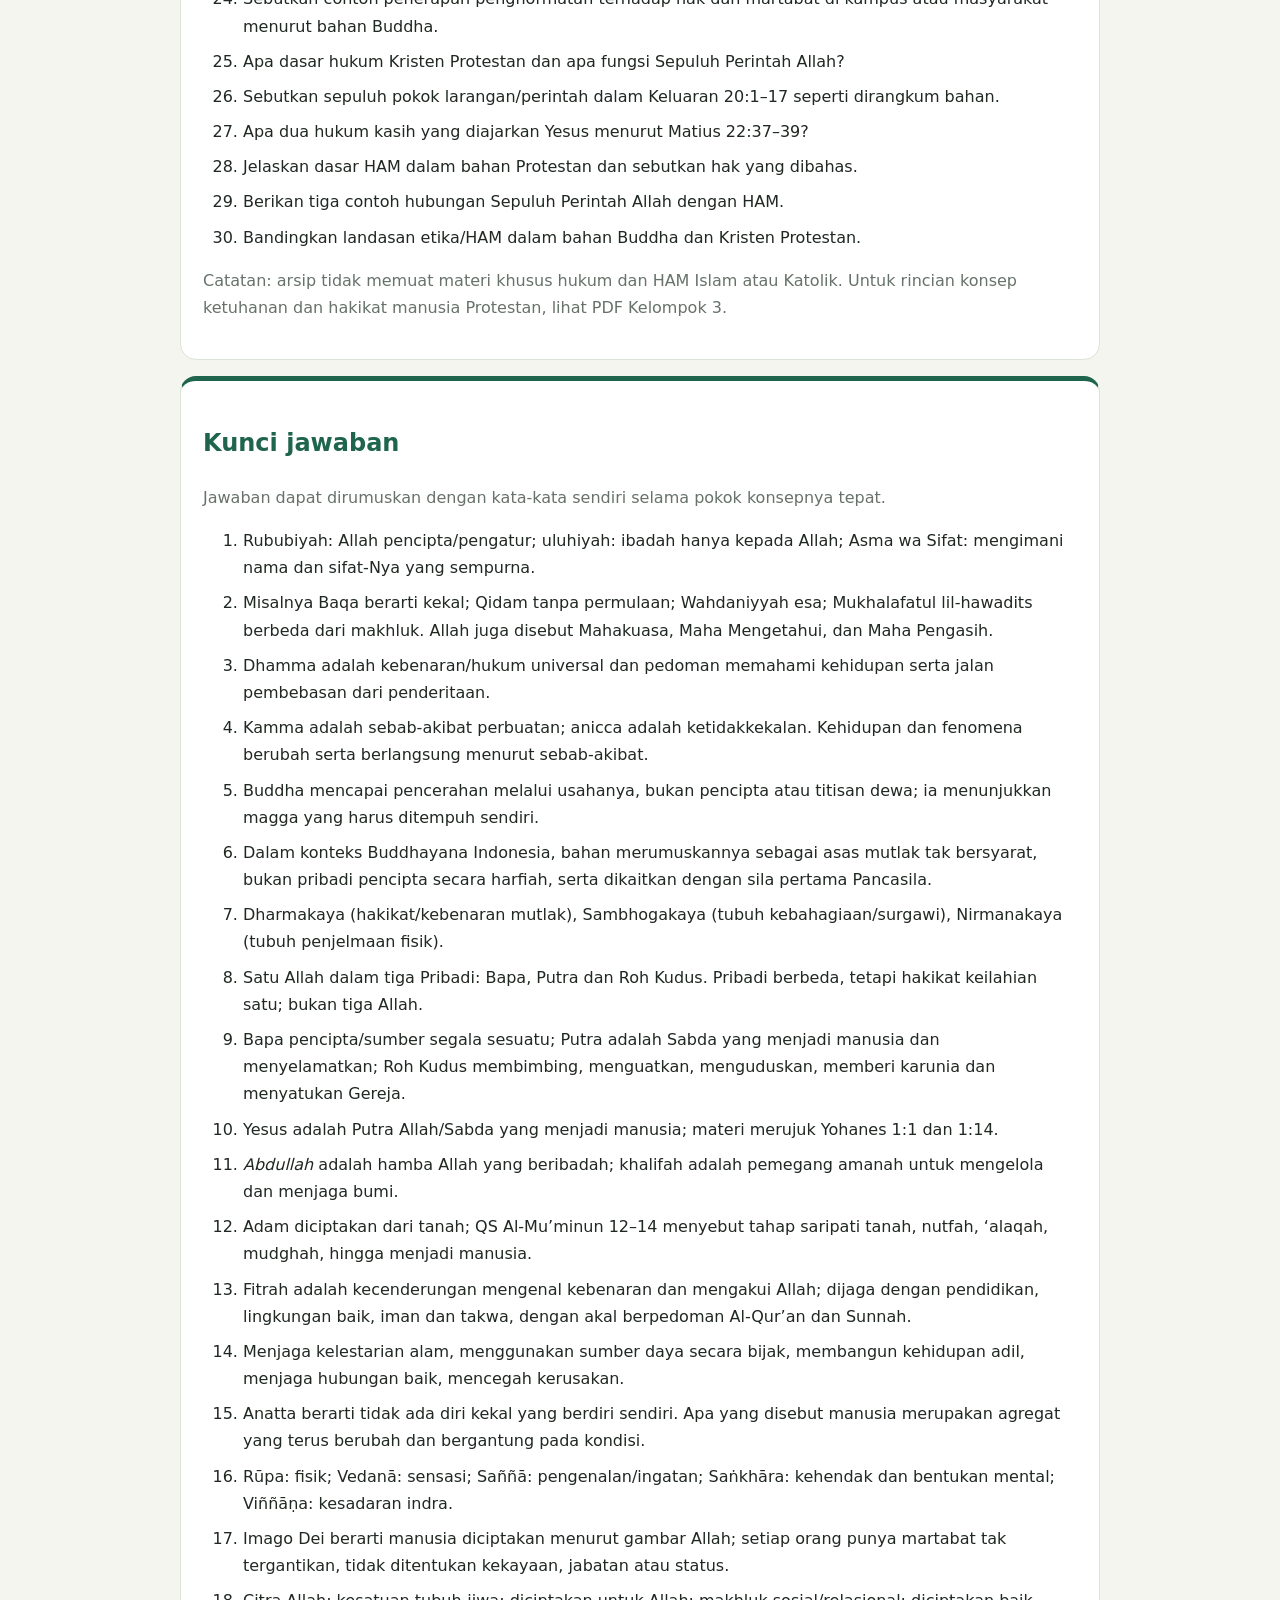
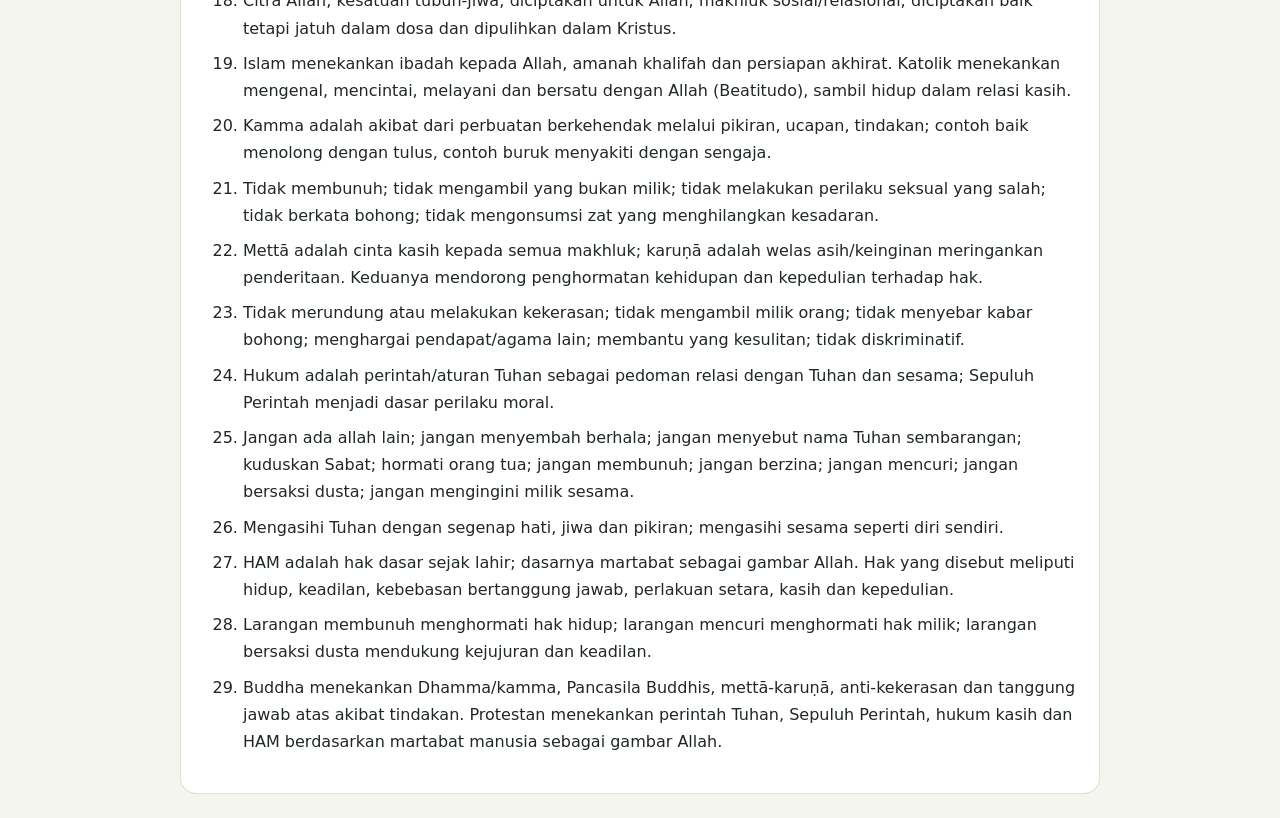
<file: latihan.html>
﻿<!doctype html>
<html lang="id"><head><meta charset="utf-8"><meta name="viewport" content="width=device-width,initial-scale=1"><title>Latihan UTS | Ruang Belajar</title><link rel="stylesheet" href="styles.css"></head><body class="page-practice"><header><a href="index.html">← Beranda</a><h1>Latihan soal UTS</h1><p>Jawab pertanyaan dengan kalimat sendiri. Kunci jawaban tersedia di bagian akhir halaman—coba kerjakan dahulu sebelum membukanya.</p></header><nav><a href="full-material.html">Rangkuman</a><a href="kuis.html">Kuis</a><a href="latihan.html">Latihan & kunci</a></nav><main>
<section class="card"><h2>A. Konsep ketuhanan</h2><ol><li>Jelaskan tauhid rububiyah, uluhiyah, dan Asma wa Sifat.</li><li>Sebutkan sifat Allah yang dibahas dalam materi Islam dan jelaskan dua di antaranya.</li><li>Jelaskan kedudukan Dhamma dalam ajaran Buddha menurut bahan.</li><li>Apa arti kamma dan anicca? Jelaskan hubungan keduanya dengan pemahaman kehidupan dalam materi.</li><li>Mengapa Buddha Gautama disebut guru yang menunjukkan jalan, bukan Tuhan pencipta?</li><li>Jelaskan Sang Hyang Adi Buddha dalam konteks Indonesia sebagaimana dirangkum dalam bahan.</li><li>Sebutkan tiga tubuh Buddha dalam konsep Trikaya Mahayana.</li><li>Jelaskan ajaran Tritunggal Katolik dan bedakan “Pribadi” dengan “hakikat”.</li><li>Sebutkan peran Bapa, Putra, dan Roh Kudus menurut materi Katolik.</li><li>Apa yang dimaksud bahwa Yesus sungguh Allah dan sungguh manusia dalam materi Katolik?</li></ol></section>
<section class="card"><h2>B. Hakikat manusia</h2><ol start="11"><li>Jelaskan arti manusia sebagai <i>abdullah</i> dan khalifah dalam Islam.</li><li>Ringkas proses penciptaan manusia yang disebut dalam QS Al-Mu’minun 12–14.</li><li>Apa itu fitrah dan bagaimana manusia menjaganya menurut bahan Islam?</li><li>Sebutkan tanggung jawab manusia sebagai khalifah serta contoh penerapannya.</li><li>Jelaskan anatta dan alasan manusia tidak dipandang sebagai diri yang kekal dalam materi Buddha.</li><li>Sebutkan lima agregat (khandha) dan arti singkat masing-masing.</li><li>Apa arti Imago Dei dalam materi Katolik dan apa akibatnya bagi martabat manusia?</li><li>Sebutkan lima pokok hakikat manusia dalam materi Katolik.</li><li>Bagaimana materi Katolik menjelaskan dosa asal dan pemulihan manusia?</li><li>Bandingkan pandangan Islam dan Katolik tentang tujuan hidup manusia berdasarkan bahan.</li></ol></section>
<section class="card"><h2>C. Hukum dan HAM</h2><ol start="21"><li>Jelaskan hukum kamma dan berikan contoh perbuatan baik dan buruk dari materi Buddha.</li><li>Sebutkan lima latihan moral Pancasila Buddhis.</li><li>Jelaskan arti mettā dan karuṇā serta kaitannya dengan HAM.</li><li>Sebutkan contoh penerapan penghormatan terhadap hak dan martabat di kampus atau masyarakat menurut bahan Buddha.</li><li>Apa dasar hukum Kristen Protestan dan apa fungsi Sepuluh Perintah Allah?</li><li>Sebutkan sepuluh pokok larangan/perintah dalam Keluaran 20:1–17 seperti dirangkum bahan.</li><li>Apa dua hukum kasih yang diajarkan Yesus menurut Matius 22:37–39?</li><li>Jelaskan dasar HAM dalam bahan Protestan dan sebutkan hak yang dibahas.</li><li>Berikan tiga contoh hubungan Sepuluh Perintah Allah dengan HAM.</li><li>Bandingkan landasan etika/HAM dalam bahan Buddha dan Kristen Protestan.</li></ol><p class="muted">Catatan: arsip tidak memuat materi khusus hukum dan HAM Islam atau Katolik. Untuk rincian konsep ketuhanan dan hakikat manusia Protestan, lihat PDF Kelompok 3.</p></section>
<section class="card key"><h2>Kunci jawaban</h2><p class="muted">Jawaban dapat dirumuskan dengan kata-kata sendiri selama pokok konsepnya tepat.</p><ol><li>Rububiyah: Allah pencipta/pengatur; uluhiyah: ibadah hanya kepada Allah; Asma wa Sifat: mengimani nama dan sifat-Nya yang sempurna.</li><li>Misalnya Baqa berarti kekal; Qidam tanpa permulaan; Wahdaniyyah esa; Mukhalafatul lil-hawadits berbeda dari makhluk. Allah juga disebut Mahakuasa, Maha Mengetahui, dan Maha Pengasih.</li><li>Dhamma adalah kebenaran/hukum universal dan pedoman memahami kehidupan serta jalan pembebasan dari penderitaan.</li><li>Kamma adalah sebab-akibat perbuatan; anicca adalah ketidakkekalan. Kehidupan dan fenomena berubah serta berlangsung menurut sebab-akibat.</li><li>Buddha mencapai pencerahan melalui usahanya, bukan pencipta atau titisan dewa; ia menunjukkan magga yang harus ditempuh sendiri.</li><li>Dalam konteks Buddhayana Indonesia, bahan merumuskannya sebagai asas mutlak tak bersyarat, bukan pribadi pencipta secara harfiah, serta dikaitkan dengan sila pertama Pancasila.</li><li>Dharmakaya (hakikat/kebenaran mutlak), Sambhogakaya (tubuh kebahagiaan/surgawi), Nirmanakaya (tubuh penjelmaan fisik).</li><li>Satu Allah dalam tiga Pribadi: Bapa, Putra dan Roh Kudus. Pribadi berbeda, tetapi hakikat keilahian satu; bukan tiga Allah.</li><li>Bapa pencipta/sumber segala sesuatu; Putra adalah Sabda yang menjadi manusia dan menyelamatkan; Roh Kudus membimbing, menguatkan, menguduskan, memberi karunia dan menyatukan Gereja.</li><li>Yesus adalah Putra Allah/Sabda yang menjadi manusia; materi merujuk Yohanes 1:1 dan 1:14.</li><li><i>Abdullah</i> adalah hamba Allah yang beribadah; khalifah adalah pemegang amanah untuk mengelola dan menjaga bumi.</li><li>Adam diciptakan dari tanah; QS Al-Mu’minun 12–14 menyebut tahap saripati tanah, nutfah, ‘alaqah, mudghah, hingga menjadi manusia.</li><li>Fitrah adalah kecenderungan mengenal kebenaran dan mengakui Allah; dijaga dengan pendidikan, lingkungan baik, iman dan takwa, dengan akal berpedoman Al-Qur’an dan Sunnah.</li><li>Menjaga kelestarian alam, menggunakan sumber daya secara bijak, membangun kehidupan adil, menjaga hubungan baik, mencegah kerusakan.</li><li>Anatta berarti tidak ada diri kekal yang berdiri sendiri. Apa yang disebut manusia merupakan agregat yang terus berubah dan bergantung pada kondisi.</li><li>Rūpa: fisik; Vedanā: sensasi; Saññā: pengenalan/ingatan; Saṅkhāra: kehendak dan bentukan mental; Viññāṇa: kesadaran indra.</li><li>Imago Dei berarti manusia diciptakan menurut gambar Allah; setiap orang punya martabat tak tergantikan, tidak ditentukan kekayaan, jabatan atau status.</li><li>Citra Allah; kesatuan tubuh-jiwa; diciptakan untuk Allah; makhluk sosial/relasional; diciptakan baik tetapi jatuh dalam dosa dan dipulihkan dalam Kristus.</li><li>Islam menekankan ibadah kepada Allah, amanah khalifah dan persiapan akhirat. Katolik menekankan mengenal, mencintai, melayani dan bersatu dengan Allah (Beatitudo), sambil hidup dalam relasi kasih.</li><li>Kamma adalah akibat dari perbuatan berkehendak melalui pikiran, ucapan, tindakan; contoh baik menolong dengan tulus, contoh buruk menyakiti dengan sengaja.</li><li>Tidak membunuh; tidak mengambil yang bukan milik; tidak melakukan perilaku seksual yang salah; tidak berkata bohong; tidak mengonsumsi zat yang menghilangkan kesadaran.</li><li>Mettā adalah cinta kasih kepada semua makhluk; karuṇā adalah welas asih/keinginan meringankan penderitaan. Keduanya mendorong penghormatan kehidupan dan kepedulian terhadap hak.</li><li>Tidak merundung atau melakukan kekerasan; tidak mengambil milik orang; tidak menyebar kabar bohong; menghargai pendapat/agama lain; membantu yang kesulitan; tidak diskriminatif.</li><li>Hukum adalah perintah/aturan Tuhan sebagai pedoman relasi dengan Tuhan dan sesama; Sepuluh Perintah menjadi dasar perilaku moral.</li><li>Jangan ada allah lain; jangan menyembah berhala; jangan menyebut nama Tuhan sembarangan; kuduskan Sabat; hormati orang tua; jangan membunuh; jangan berzina; jangan mencuri; jangan bersaksi dusta; jangan mengingini milik sesama.</li><li>Mengasihi Tuhan dengan segenap hati, jiwa dan pikiran; mengasihi sesama seperti diri sendiri.</li><li>HAM adalah hak dasar sejak lahir; dasarnya martabat sebagai gambar Allah. Hak yang disebut meliputi hidup, keadilan, kebebasan bertanggung jawab, perlakuan setara, kasih dan kepedulian.</li><li>Larangan membunuh menghormati hak hidup; larangan mencuri menghormati hak milik; larangan bersaksi dusta mendukung kejujuran dan keadilan.</li><li>Buddha menekankan Dhamma/kamma, Pancasila Buddhis, mettā-karuṇā, anti-kekerasan dan tanggung jawab atas akibat tindakan. Protestan menekankan perintah Tuhan, Sepuluh Perintah, hukum kasih dan HAM berdasarkan martabat manusia sebagai gambar Allah.</li></ol></section>
</main></body></html>
</file>
<file: styles.css>
:root{--ink:#202822;--muted:#66726a;--bg:#f4f5ef;--green:#1f654d;--pale:#e5f0db;--line:#dce3d9}*{box-sizing:border-box}body{margin:0;background:var(--bg);color:var(--ink);font:16px/1.7 system-ui,"Segoe UI",sans-serif}a{color:#b8e2c4}h2{color:var(--green)}.muted{color:var(--muted)}
header{background:#183c32;color:#fff}header a{color:#c7e7d0}main{margin:24px auto;padding:0 22px}.card{background:#fff;border:1px solid var(--line);border-radius:16px;padding:22px;margin:16px 0}
nav{display:flex;gap:12px;flex-wrap:wrap;padding:12px max(calc((100% - 1000px)/2),22px);justify-content:center;background:#244c3c}nav a{display:inline-block;color:var(--green);background:#fff;padding:9px 15px;border-radius:9px;text-decoration:none;font-weight:650}nav a:hover{background:var(--pale)}
/* Beranda */
body.page-home header{padding:54px max(calc((100% - 1060px)/2),24px)}body.page-home header h1{font-size:clamp(2.5rem,7vw,4.3rem);line-height:1.05;margin:10px 0}body.page-home header p{max-width:700px;color:#d0e0d7}body.page-home main{max-width:1060px;margin:30px auto}.page-home .grid{display:grid;grid-template-columns:repeat(3,1fr);gap:18px}.page-home .card{border-radius:18px;padding:24px;box-shadow:0 4px 18px #263c2a08}.page-home .card h2{margin-top:4px;color:var(--ink)}.page-home .card a{display:inline-block;margin-top:12px;padding:10px 15px;border-radius:9px;background:var(--green);color:#fff;text-decoration:none}.page-home .card a:hover{background:#174b39}.page-home .tag{font-size:.78rem;letter-spacing:.14em;text-transform:uppercase;color:#62816d}.page-home .note{background:var(--pale);border-radius:14px;padding:18px;margin:20px 0}.page-home footer{color:var(--muted);padding:28px 0}
/* Rangkuman */
body.page-summary header{padding:38px max(calc((100% - 1000px)/2),22px)}body.page-summary main{max-width:1000px;margin:30px auto}body.page-summary h1{font-size:clamp(2rem,5vw,3rem);line-height:1.12}body.page-summary h3{margin-bottom:5px}body.page-summary h4{margin-bottom:0;color:#315e49}.page-summary .card{padding:22px;margin:16px 0}.page-summary li{margin:6px 0}.page-summary .note{background:var(--pale);padding:15px;border-radius:12px}.page-summary .home-button{display:inline-block;padding:10px 16px;border:1px solid #b8e2c4;border-radius:9px;background:#244c3c;color:#fff;text-decoration:none;font-weight:650}.page-summary .home-button:hover{background:var(--pale);color:var(--green)}
/* Kuis */
body.page-quiz header,body.page-practice header{padding:28px max(calc((100% - 960px)/2),22px)}body.page-quiz main,body.page-practice main{max-width:960px;margin:24px auto;padding:0 20px}.page-quiz .card,.page-practice .card{padding:22px;margin:16px 0}.page-quiz .question{padding:17px 0;border-top:1px solid var(--line)}.page-quiz .question:first-child{border:0}.page-quiz .tag{font-size:.78rem;color:#547963;font-weight:700;text-transform:uppercase;letter-spacing:.08em}.page-quiz .options label{display:block;padding:8px 12px;border:1px solid var(--line);border-radius:9px;margin:7px 0;cursor:pointer}.page-quiz .options label:hover{background:#f5faf3;border-color:var(--green)}.page-quiz button{border:0;background:var(--green);color:#fff;padding:11px 18px;border-radius:9px;font:inherit;cursor:pointer}.page-quiz button:hover{background:#174b39}.page-quiz button:disabled,.page-quiz input:disabled{cursor:default}.page-quiz .result{font-weight:700;margin-left:12px}.page-quiz .feedback{margin-top:16px}.page-quiz .review-item{margin:12px 0}.page-quiz .review-correct{color:#1f654d}.page-quiz .review-wrong{color:#b23b32}.page-practice li{margin:8px 0}.page-practice .key{border-top:5px solid var(--green)}
/* Animasi penyelesaian kuis */
:focus-visible{outline:3px solid #d77742;outline-offset:3px}.quiz-celebration{position:fixed;z-index:20;left:50%;top:20px;transform:translateX(-50%);display:flex;align-items:center;gap:13px;max-width:min(92vw,460px);padding:15px 22px;border:1px solid #cfe1ce;border-radius:16px;background:#fff;box-shadow:0 12px 40px #183c3230;color:var(--ink);animation:celebration-pop .55s cubic-bezier(.2,.9,.25,1.2) both}.celebration-icon{font-size:2rem}.quiz-confetti{position:fixed;z-index:19;top:-18px;width:9px;height:15px;border-radius:2px;background:var(--confetti-color);pointer-events:none;animation:confetti-drop 2.6s ease-in var(--confetti-delay) forwards}.quiz-confetti:nth-of-type(3n){border-radius:50%;width:10px;height:10px}@keyframes celebration-pop{from{opacity:0;transform:translate(-50%,-24px) scale(.82)}to{opacity:1;transform:translate(-50%,0) scale(1)}}@keyframes confetti-drop{to{transform:translateY(110vh) rotate(760deg);opacity:.15}}
@media(max-width:760px){.page-home .grid{grid-template-columns:1fr}.page-home header{padding-top:35px}}
@media(prefers-reduced-motion:reduce){*,*::before,*::after{scroll-behavior:auto!important;animation-duration:.01ms!important;animation-iteration-count:1!important}}
</file>
